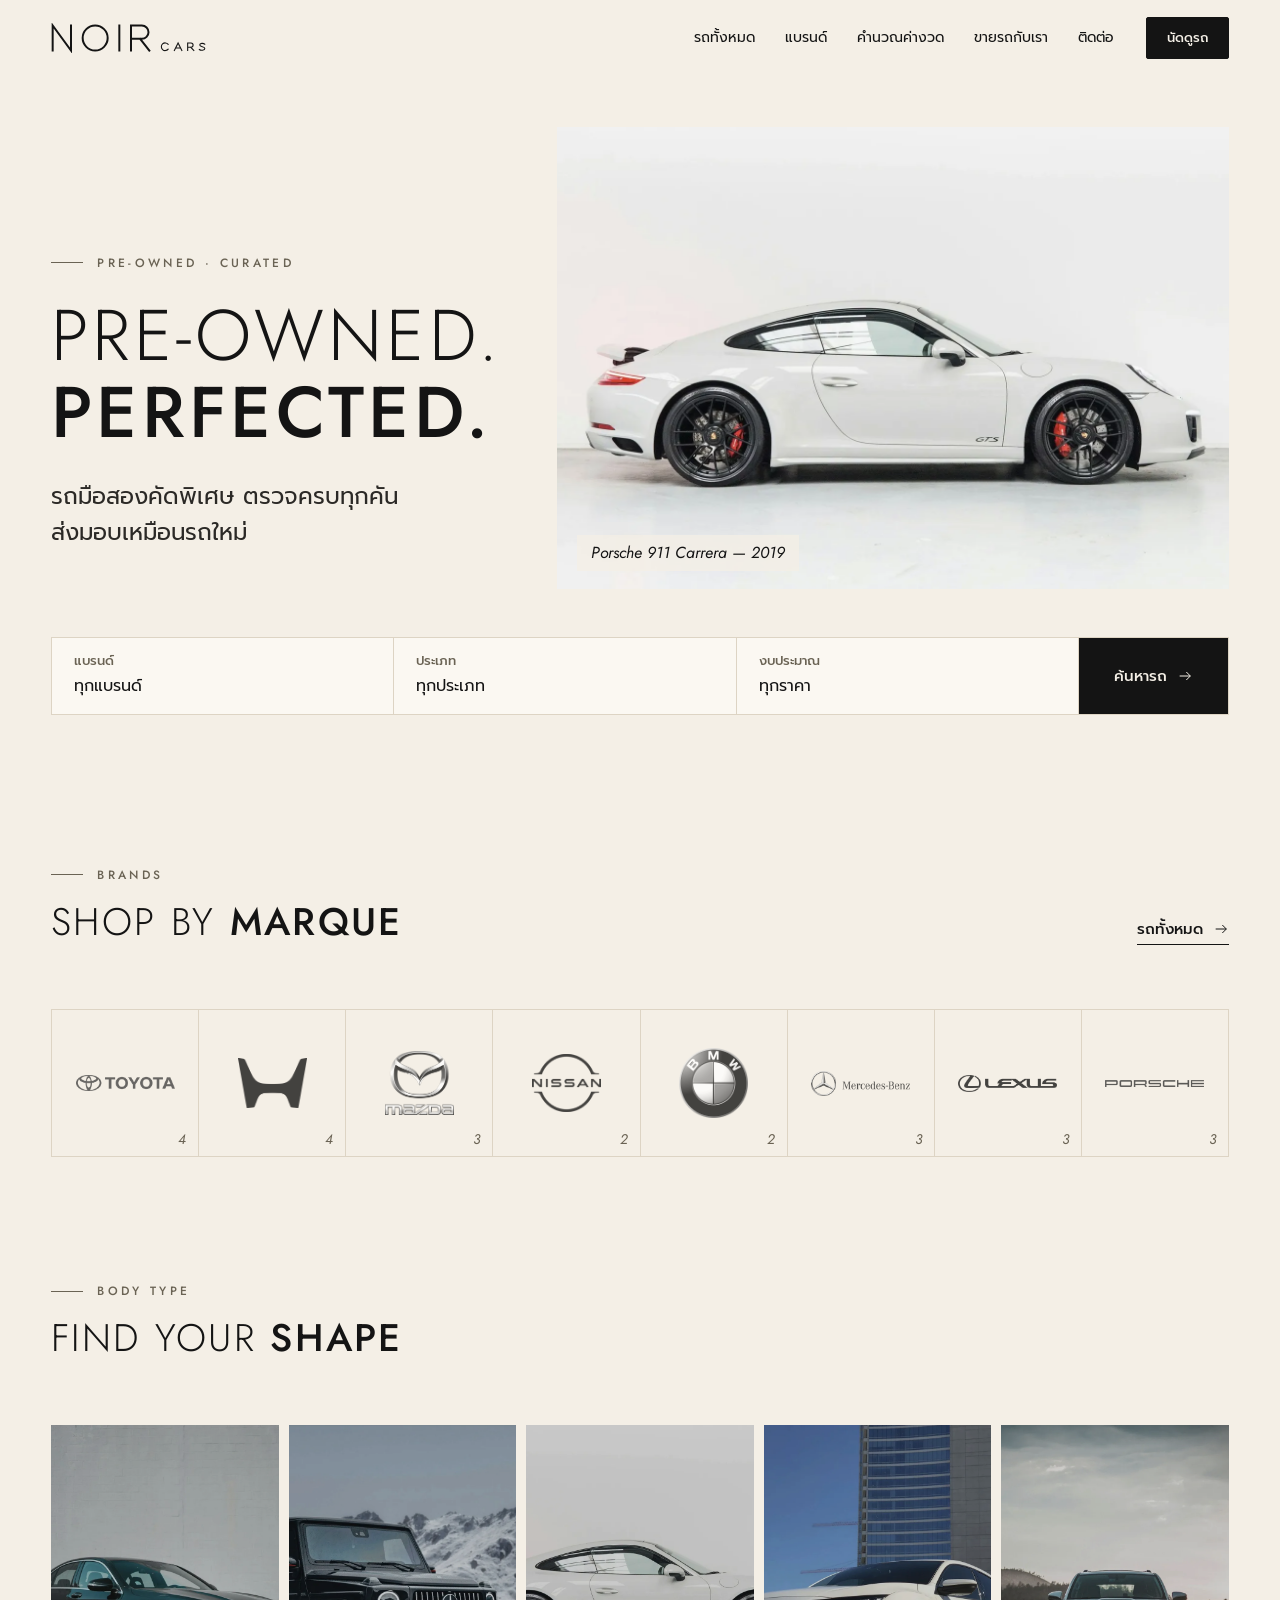
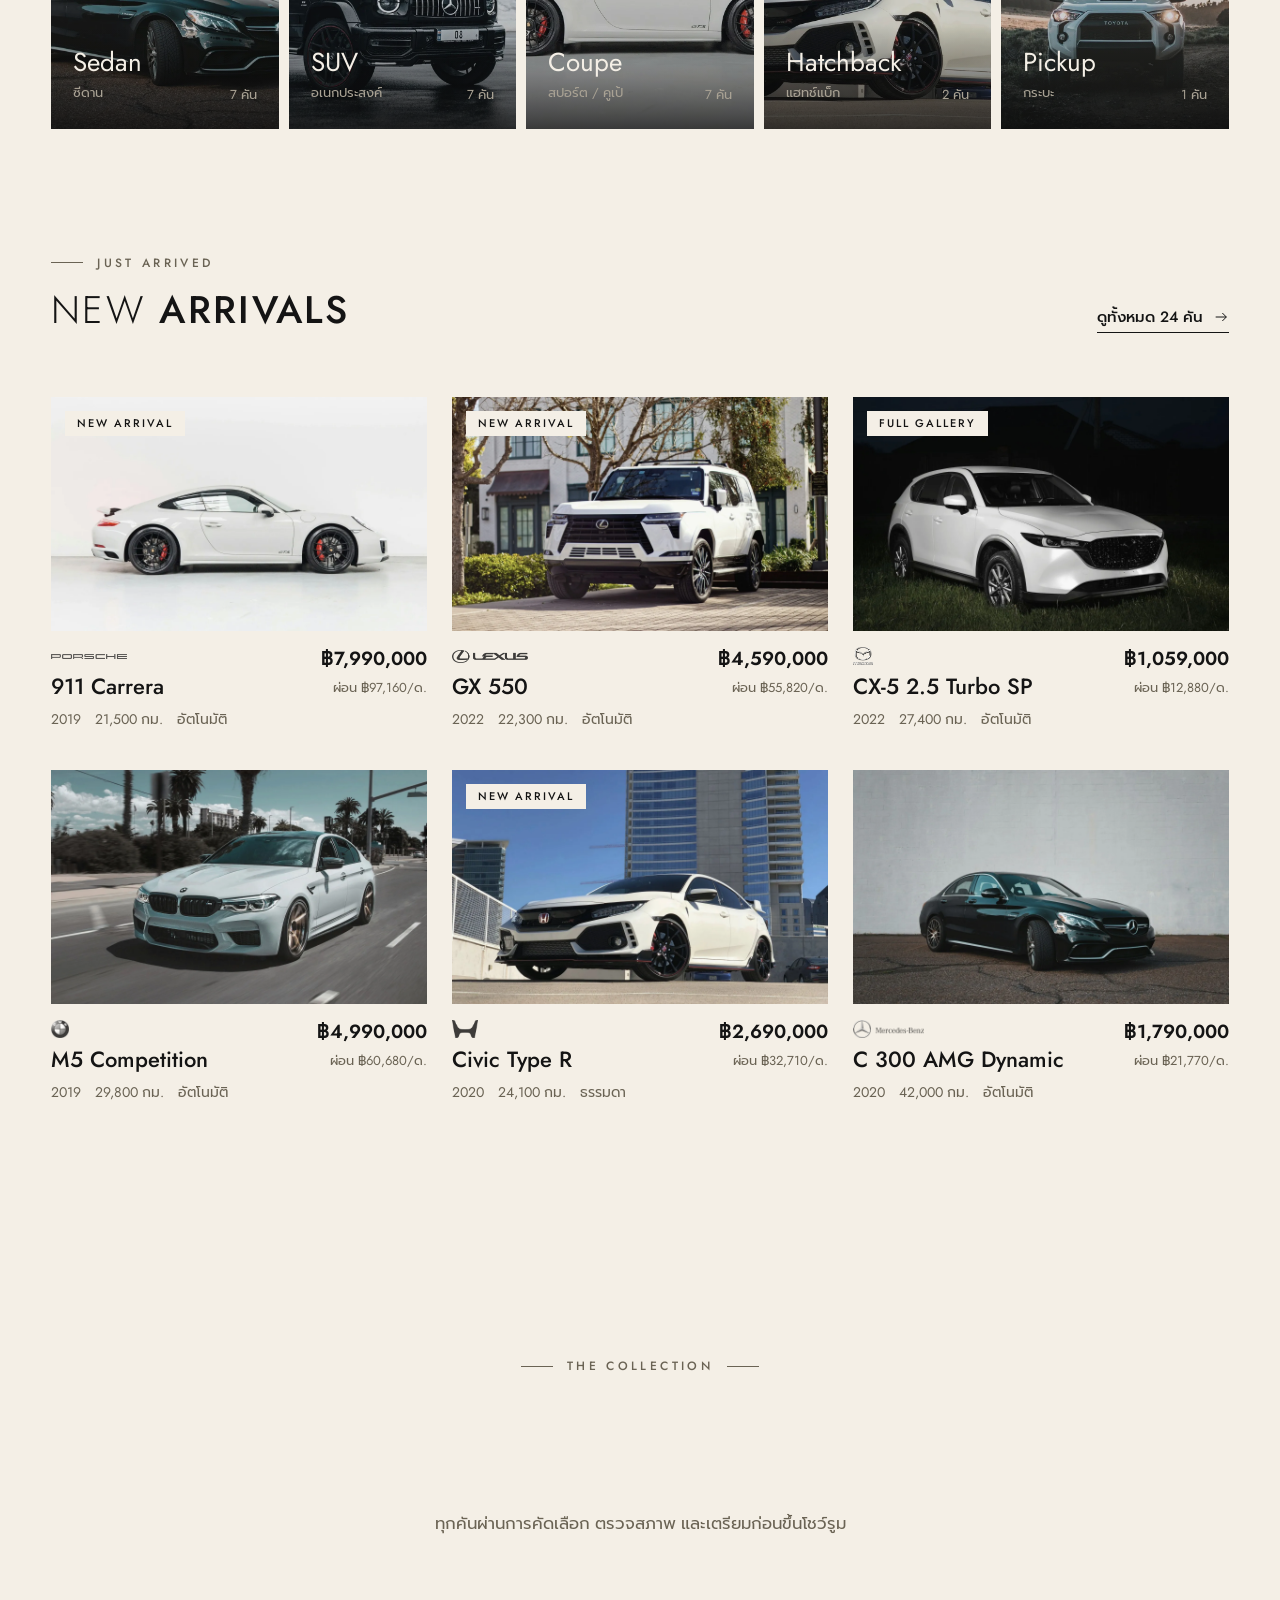
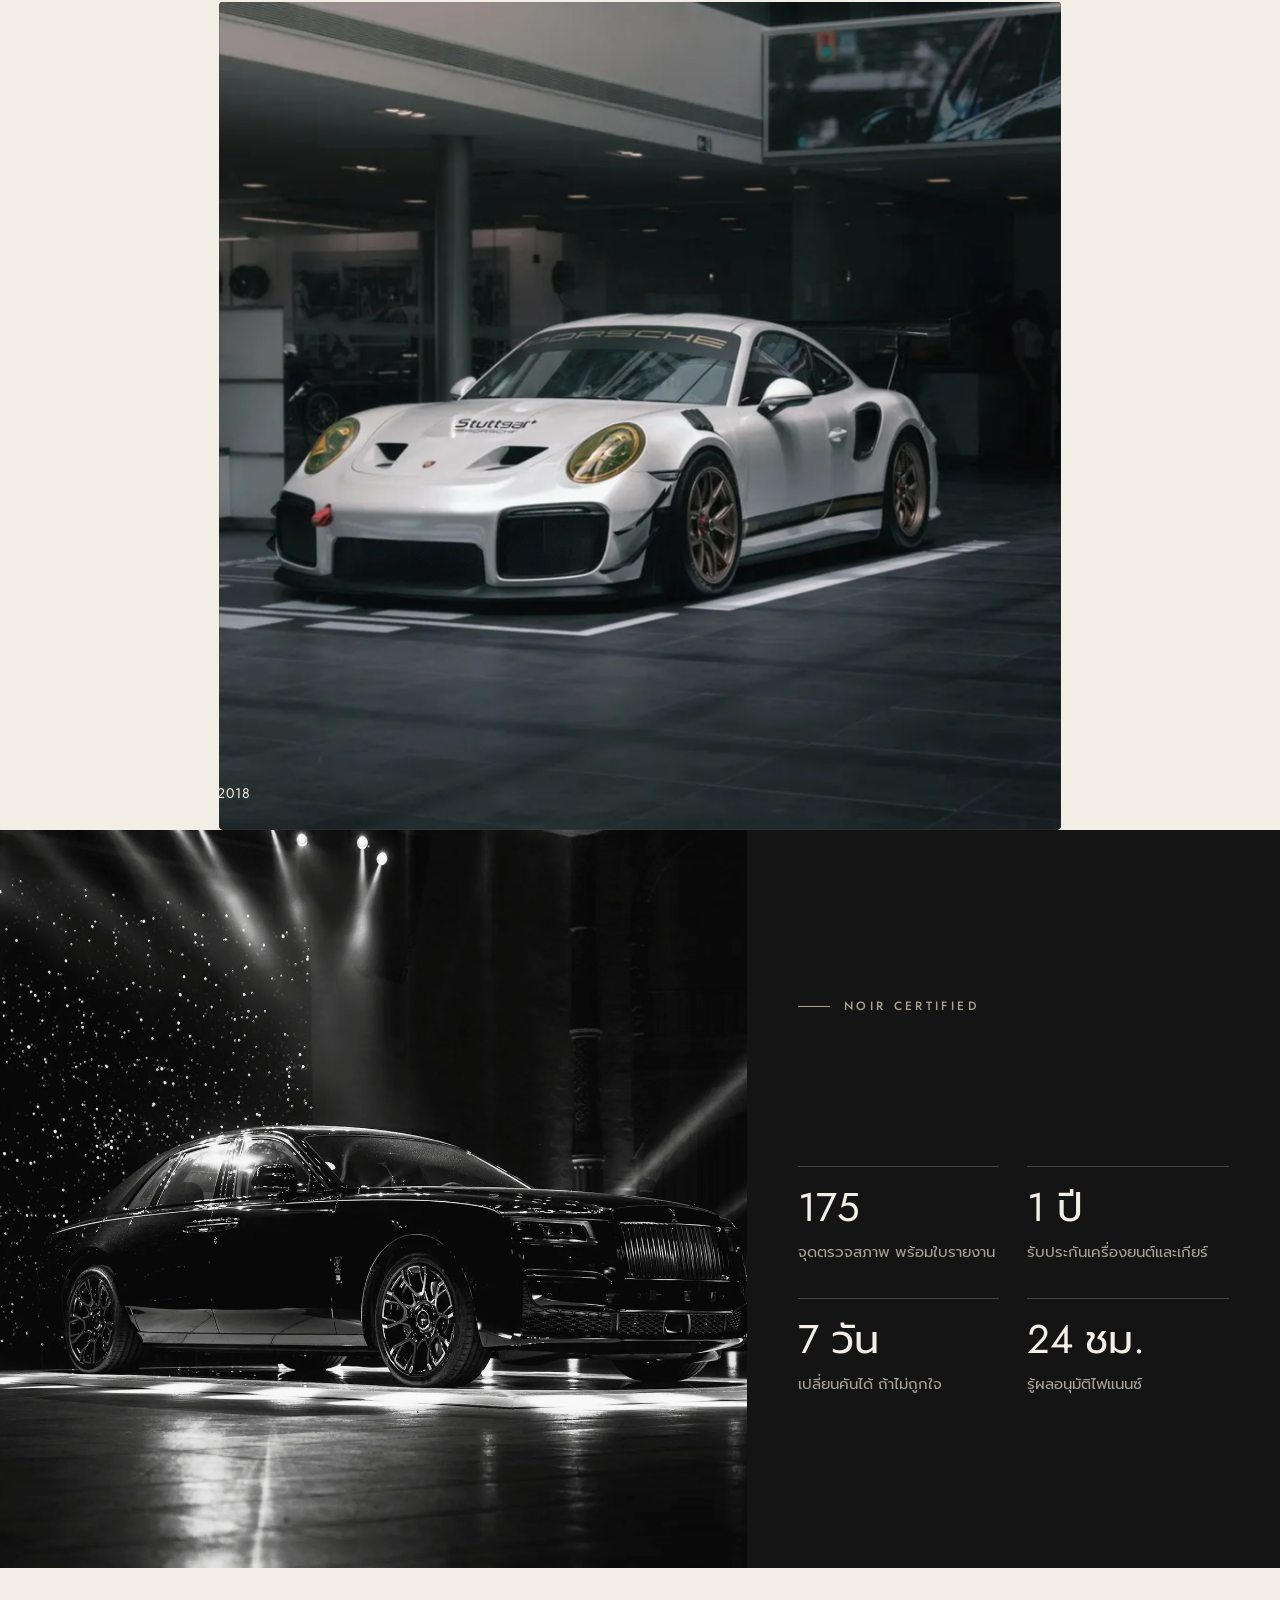
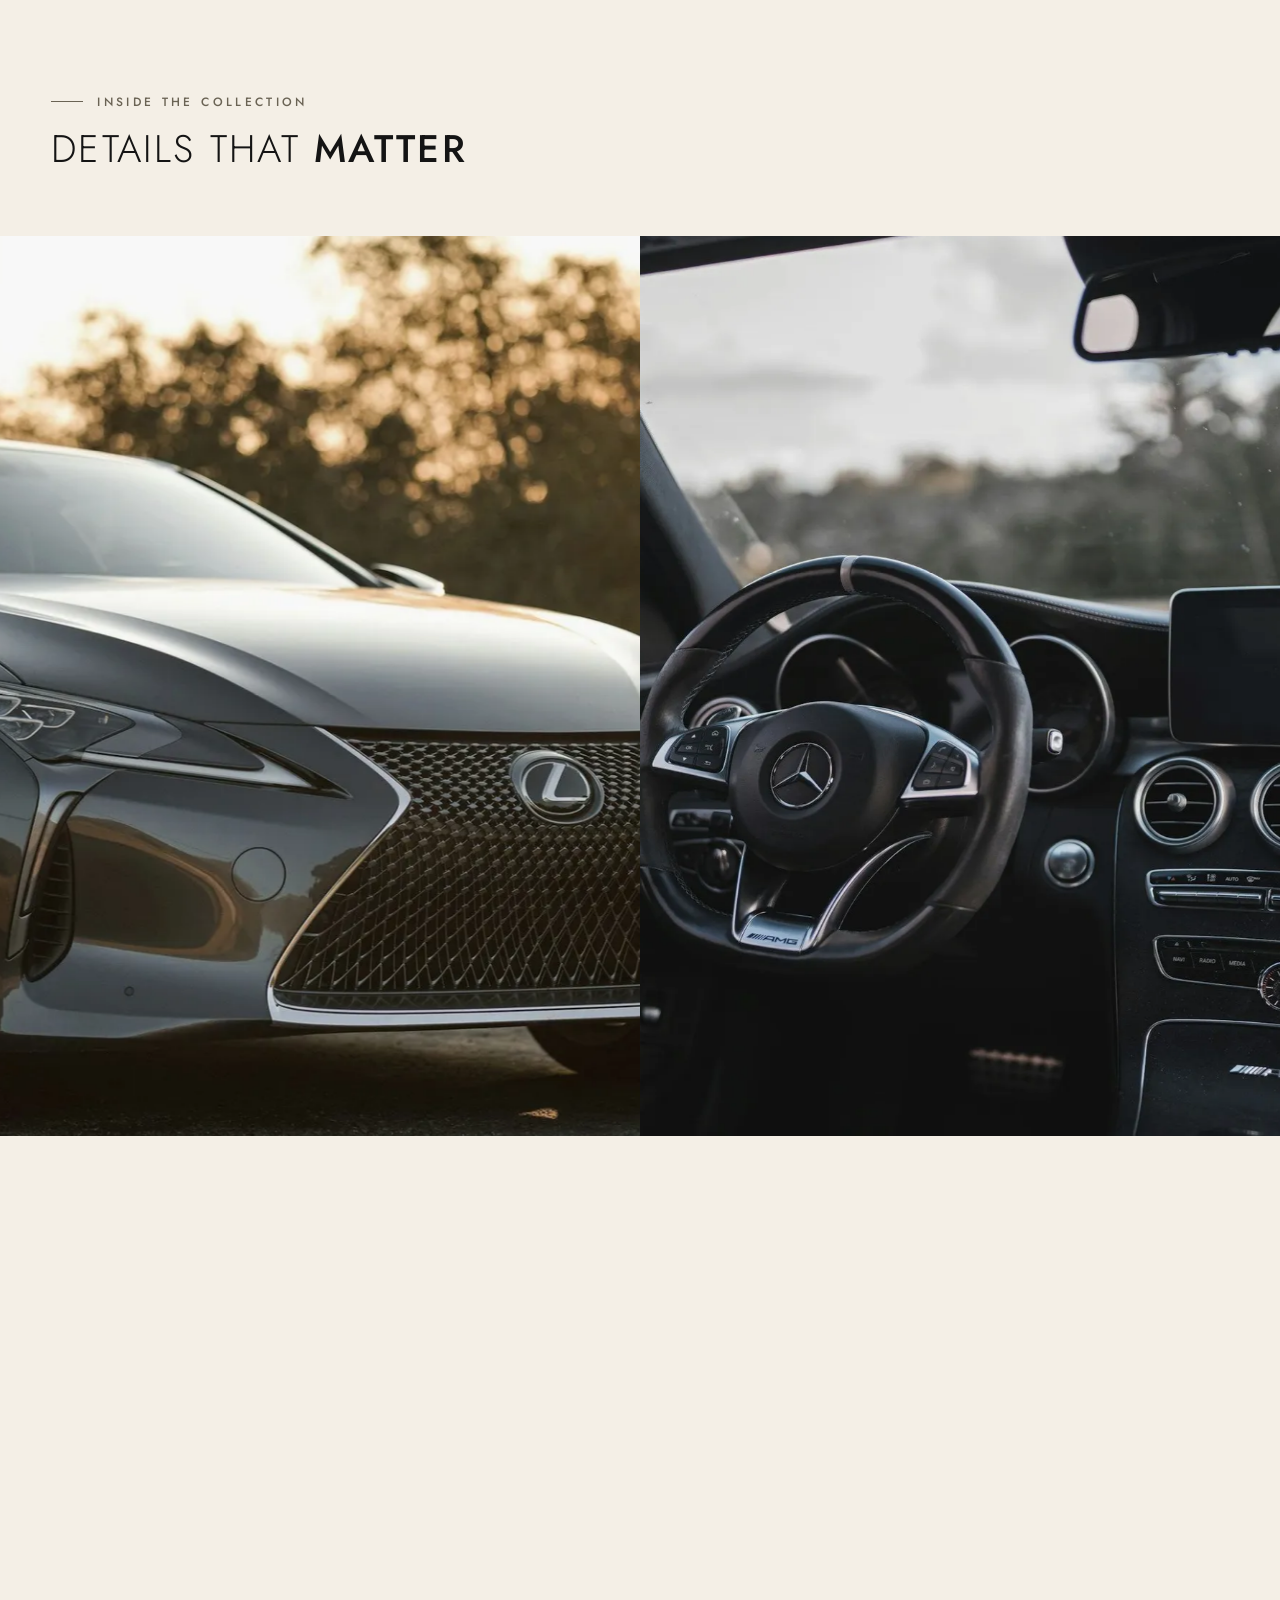
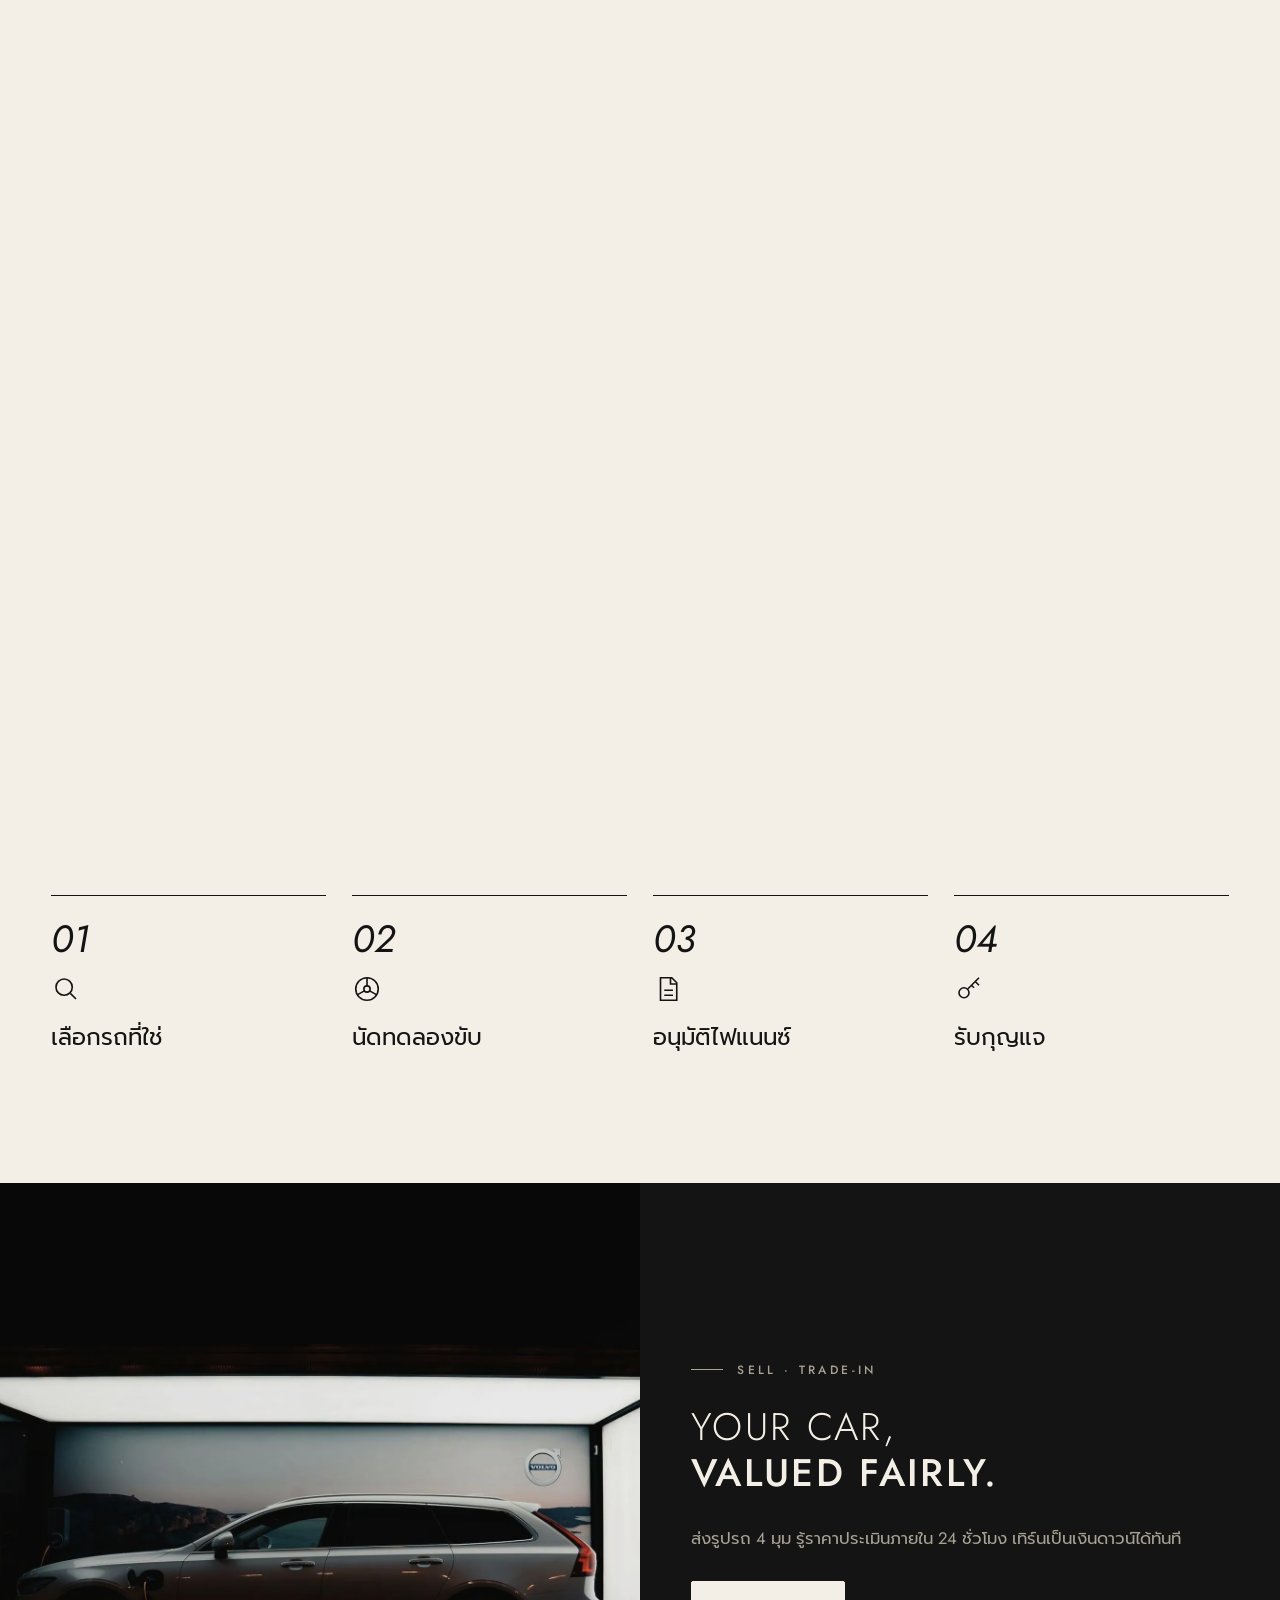
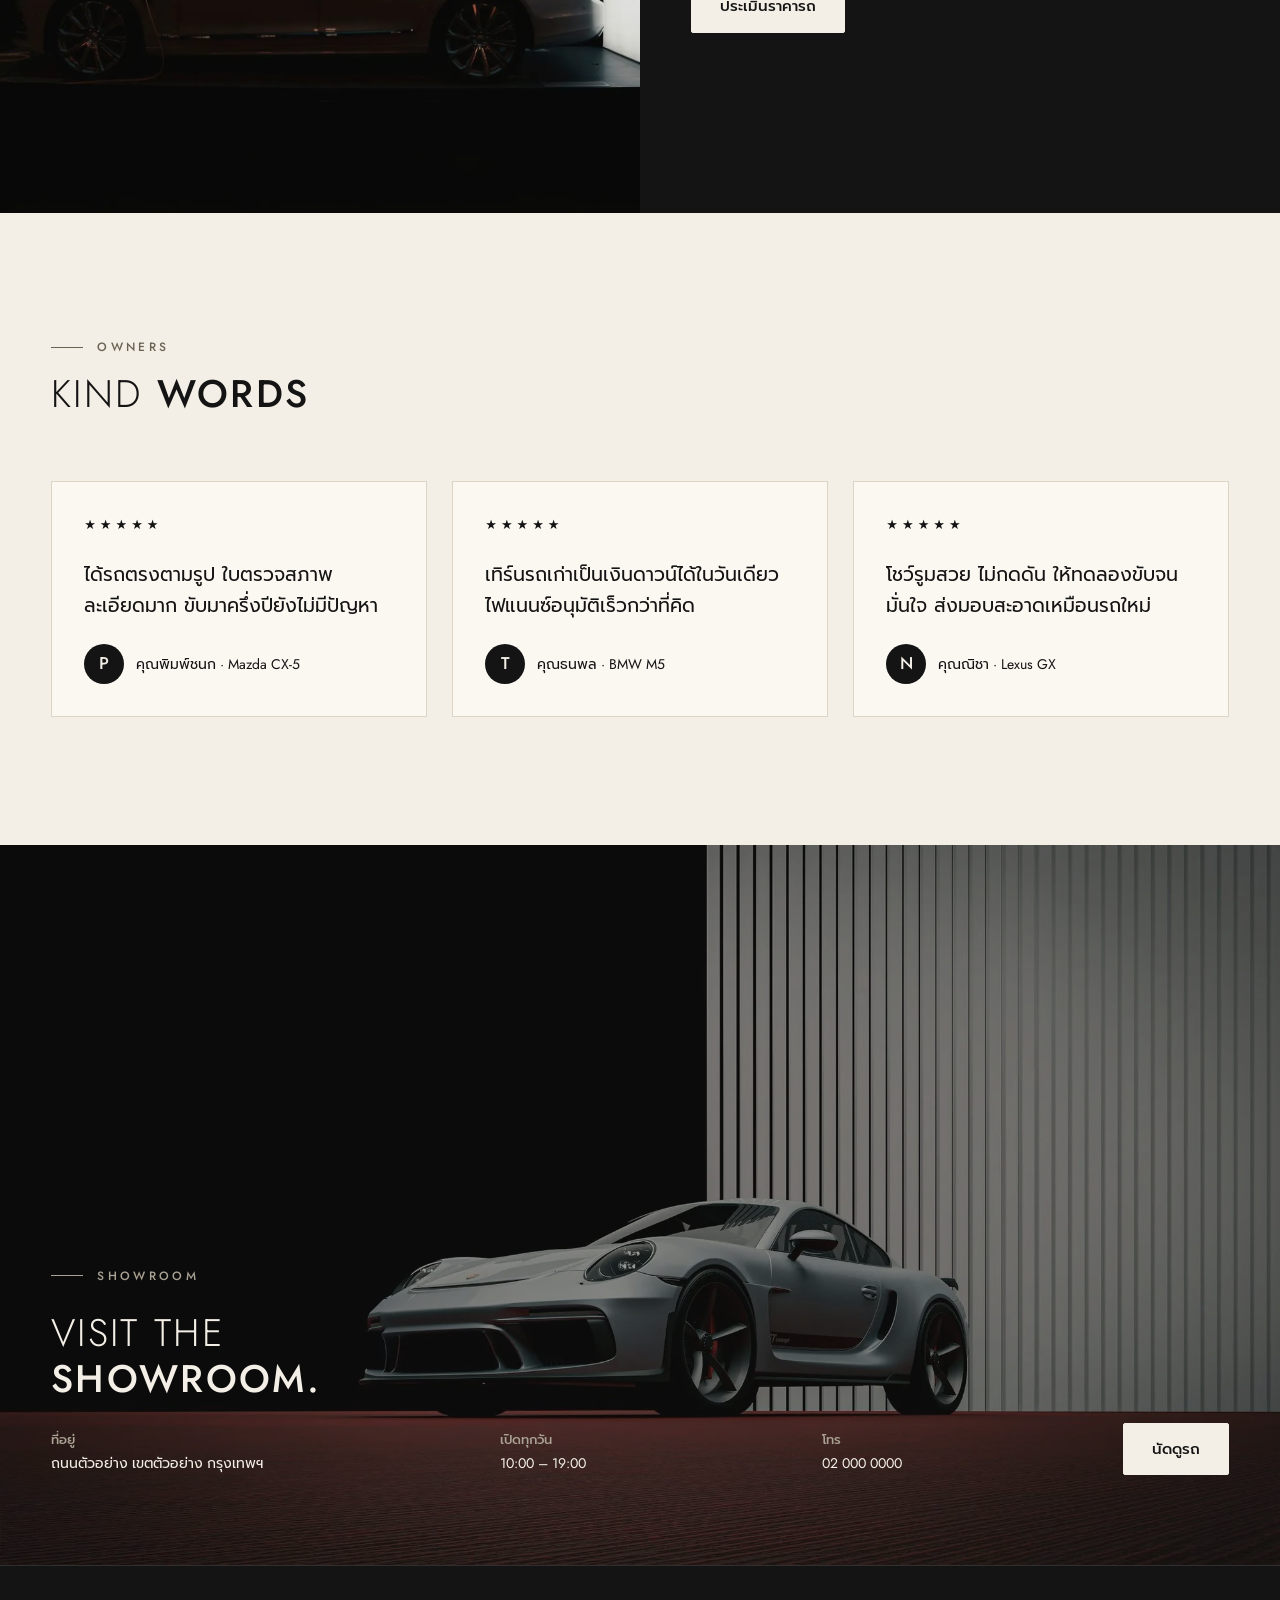
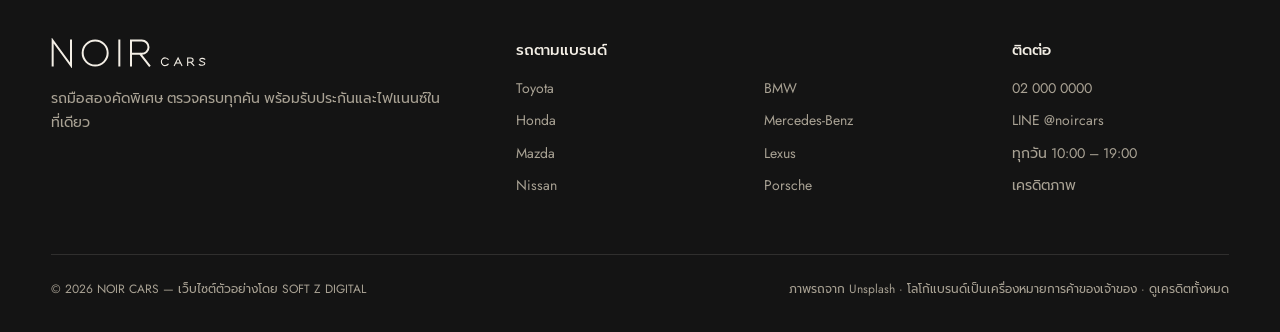
<file: index.html>
<!doctype html>
<html lang="th">
  <head>
    <meta charset="utf-8" />
    <meta name="viewport" content="width=device-width, initial-scale=1" />
    <title>NOIR CARS — รถมือสองคัดพิเศษ</title>
    <meta name="description" content="NOIR CARS รถมือสองคัดพิเศษ ตรวจ 175 จุดทุกคัน รับประกัน 1 ปี ไฟแนนซ์อนุมัติไว" />
    <meta name="robots" content="noindex" />
    <script>
      // Preview switch: ?motion=1 plays the animations even when the OS asks for reduced motion; ?motion=0 turns it off.
      try {
        var motion = new URLSearchParams(location.search).get("motion");
        if (motion === "1") localStorage.setItem("force-motion", "1");
        if (motion === "0") localStorage.removeItem("force-motion");
        if (localStorage.getItem("force-motion") === "1") document.documentElement.classList.add("force-motion");
      } catch (e) {}
      document.documentElement.classList.add("js");
    </script>
    <link rel="icon" type="image/png" href="img/logo/favicon.png" />
    <link rel="preconnect" href="https://fonts.googleapis.com" />
    <link rel="preconnect" href="https://fonts.gstatic.com" crossorigin />
    <link href="https://fonts.googleapis.com/css2?family=Jost:ital,wght@0,300;0,400;0,500;0,600;1,300;1,400&family=Prompt:wght@300;400;500&display=swap" rel="stylesheet" />
    <link rel="stylesheet" href="css/style.css" />
  </head>
  <body data-page="home">
    <div data-header></div>

    <main>
      <!-- Hero: one big photo, a short promise and the search. -->
      <section class="hero">
        <div class="wrap hero-grid">
          <div class="hero-copy">
            <span class="eyebrow">Pre-owned · Curated</span>
            <h1 class="display">Pre-owned.<br /><em>Perfected.</em></h1>
            <p class="th-title">รถมือสองคัดพิเศษ ตรวจครบทุกคัน<br />ส่งมอบเหมือนรถใหม่</p>
          </div>
          <figure class="hero-figure">
            <img src="img/cars/911.webp" alt="Porsche 911 Carrera สีขาว" width="1600" height="1000" fetchpriority="high" />
            <figcaption>Porsche 911 Carrera — 2019</figcaption>
          </figure>
        </div>
        <div class="wrap">
          <form class="search" data-search>
            <label><span>แบรนด์</span><select data-search-brand></select></label>
            <label><span>ประเภท</span><select data-search-type></select></label>
            <label
              ><span>งบประมาณ</span
              ><select data-search-budget>
                <option value="">ทุกราคา</option>
                <option value="1000000">ไม่เกิน 1 ล้าน</option>
                <option value="2000000">ไม่เกิน 2 ล้าน</option>
                <option value="5000000">ไม่เกิน 5 ล้าน</option>
                <option value="10000000">ไม่เกิน 10 ล้าน</option>
              </select></label
            >
            <button class="btn" type="submit">
              ค้นหารถ
              <svg viewBox="0 0 24 24" fill="none" stroke="currentColor" stroke-width="1.5"><path d="M4 12h16M14 6l6 6-6 6" /></svg>
            </button>
          </form>
        </div>
      </section>

      <section class="section" id="brands" style="padding-top: clamp(40px, 6vw, 80px)">
        <div class="wrap">
          <div class="section-head reveal">
            <div><span class="eyebrow">Brands</span><h2 class="h2">Shop by <em>marque</em></h2></div>
            <a class="link" href="cars.html">รถทั้งหมด <svg viewBox="0 0 24 24" fill="none" stroke="currentColor" stroke-width="1.5"><path d="M4 12h16M14 6l6 6-6 6" /></svg></a>
          </div>
          <div class="brands reveal" data-brands></div>
        </div>
      </section>

      <section class="section" style="padding-top: 0">
        <div class="wrap">
          <div class="section-head reveal">
            <div><span class="eyebrow">Body type</span><h2 class="h2">Find your <em>shape</em></h2></div>
          </div>
          <div class="types" data-types></div>
        </div>
      </section>

      <section class="section" style="padding-top: 0">
        <div class="wrap">
          <div class="section-head reveal">
            <div><span class="eyebrow">Just arrived</span><h2 class="h2">New <em>arrivals</em></h2></div>
            <a class="link" href="cars.html">ดูทั้งหมด 24 คัน <svg viewBox="0 0 24 24" fill="none" stroke="currentColor" stroke-width="1.5"><path d="M4 12h16M14 6l6 6-6 6" /></svg></a>
          </div>
          <div class="cars" data-featured></div>
        </div>
      </section>

      <!-- Showcase: a statement, then one photo that grows to the full width of the screen as it scrolls in. -->
      <section class="showcase">
        <div class="wrap showcase-copy">
          <span class="eyebrow">The collection</span>
          <h2 class="h2">Curated,<br /><em>not collected.</em></h2>
          <p class="lead">ทุกคันผ่านการคัดเลือก ตรวจสภาพ และเตรียมก่อนขึ้นโชว์รูม</p>
        </div>
        <div class="showcase-grow" data-grow>
          <img src="img/cars/gt2.webp" alt="Porsche 911 GT2 RS ในโชว์รูม" loading="lazy" width="1600" height="1000" />
          <span class="showcase-cap">Porsche 911 GT2 RS — 2018</span>
        </div>
      </section>

      <!-- Trust: four numbers over a showroom photo. -->
      <section class="band">
        <div class="certified">
          <figure><img src="img/scenes/stage.webp" alt="รถหรูในโชว์รูมแสงไฟ" loading="lazy" /></figure>
          <div class="copy">
            <div style="display: grid; gap: 22px">
              <span class="eyebrow">NOIR Certified</span>
              <h2 class="h2">Every car,<br /><em>inspected.</em></h2>
            </div>
            <div class="points">
              <div class="point"><b><span data-count="175">175</span></b><span>จุดตรวจสภาพ พร้อมใบรายงาน</span></div>
              <div class="point"><b><span data-count="1">1</span> ปี</b><span>รับประกันเครื่องยนต์และเกียร์</span></div>
              <div class="point"><b><span data-count="7">7</span> วัน</b><span>เปลี่ยนคันได้ ถ้าไม่ถูกใจ</span></div>
              <div class="point"><b><span data-count="24">24</span> ชม.</b><span>รู้ผลอนุมัติไฟแนนซ์</span></div>
            </div>
          </div>
        </div>
      </section>

      <!--
        Split gallery (as on the SOFT Z case studies): two photos fill the screen side by side and stay put; the next
        photos fade in over one half at a time, and the last one closes as a small framed photo on the right.
        Phones and reduced motion get a plain grid.
      -->
      <section class="gallery-split">
        <div class="wrap section-head reveal">
          <div><span class="eyebrow">Inside the collection</span><h2 class="h2">Details that <em>matter</em></h2></div>
        </div>
        <div class="split-gal" data-split>
          <div class="split-stage">
            <figure data-slot="left-base"><img src="img/cars/lc500.webp" alt="Lexus LC 500" loading="lazy" /></figure>
            <figure data-slot="right-base"><img src="img/scenes/cabin.webp" alt="ห้องโดยสารหนังสีดำ" loading="lazy" /></figure>
            <figure data-slot="left"><img src="img/cars/amggt.webp" alt="Mercedes-AMG GT สีดำด้าน" loading="lazy" /></figure>
            <figure data-slot="right"><img src="img/scenes/wheel.webp" alt="พวงมาลัย AMG" loading="lazy" /></figure>
            <figure data-slot="final"><img src="img/cars/911.webp" alt="Porsche 911 Carrera สีขาว" loading="lazy" /></figure>
          </div>
        </div>
      </section>

      <section class="section" id="finance">
        <div class="wrap calc" data-calc>
          <div class="calc-form reveal">
            <div style="display: grid; gap: 18px">
              <span class="eyebrow">Finance</span>
              <h2 class="h2">Plan your <em>payment</em></h2>
            </div>
            <div class="field">
              <div class="top"><span>ราคารถ</span><b data-out="price"></b></div>
              <input type="range" name="price" min="300000" max="10000000" step="1000" aria-label="ราคารถ" />
            </div>
            <div class="field">
              <div class="top"><span>เงินดาวน์</span><b data-out="down"></b></div>
              <input type="range" name="down" min="0" max="50" step="5" value="25" aria-label="เงินดาวน์" />
            </div>
            <div class="field">
              <div class="top"><span>ระยะเวลาผ่อน</span></div>
              <div class="terms">
                <button type="button" data-months="48" aria-pressed="false">48 งวด</button>
                <button type="button" data-months="60" aria-pressed="false">60 งวด</button>
                <button type="button" data-months="72" aria-pressed="true">72 งวด</button>
                <button type="button" data-months="84" aria-pressed="false">84 งวด</button>
              </div>
            </div>
          </div>
          <div class="calc-result reveal">
            <span class="eyebrow th">ผ่อนต่อเดือนประมาณ</span>
            <div class="amount" data-out="amount"></div>
            <small data-out="loan"></small>
            <a class="btn" href="contact.html">ขอเช็กเครดิตฟรี</a>
            <small>ตัวเลขประมาณการ อัตราจริงขึ้นกับไฟแนนซ์และโปรไฟล์ผู้กู้</small>
          </div>
        </div>
      </section>

      <section class="section" style="padding-top: 0">
        <div class="wrap">
          <div class="section-head reveal">
            <div><span class="eyebrow">How it works</span><h2 class="h2">Four <em>simple</em> steps</h2></div>
          </div>
          <div class="steps">
            <div class="step reveal">
              <i>01</i>
              <svg viewBox="0 0 24 24" fill="none" stroke-width="1.3"><circle cx="10.5" cy="10.5" r="6.5" /><path d="m20 20-4.5-4.5" /></svg>
              <p class="th-title">เลือกรถที่ใช่</p>
            </div>
            <div class="step reveal">
              <i>02</i>
              <svg viewBox="0 0 24 24" fill="none" stroke-width="1.3"><circle cx="12" cy="12" r="9" /><circle cx="12" cy="12" r="2.5" /><path d="M12 3v6.5M4.5 16.5l5.4-3M19.5 16.5l-5.4-3" /></svg>
              <p class="th-title">นัดทดลองขับ</p>
            </div>
            <div class="step reveal">
              <i>03</i>
              <svg viewBox="0 0 24 24" fill="none" stroke-width="1.3"><path d="M6 3h9l4 4v14H6zM14 3v5h5M9 13h7M9 17h7" /></svg>
              <p class="th-title">อนุมัติไฟแนนซ์</p>
            </div>
            <div class="step reveal">
              <i>04</i>
              <svg viewBox="0 0 24 24" fill="none" stroke-width="1.3"><circle cx="8" cy="15" r="4" /><path d="m11 12 9-9M17 6l3 3M14 9l2 2" /></svg>
              <p class="th-title">รับกุญแจ</p>
            </div>
          </div>
        </div>
      </section>

      <section class="band" id="sell">
        <div class="split">
          <figure><img src="img/scenes/garage.webp" alt="รถซีดานสีขาวในโรงจอด" loading="lazy" /></figure>
          <div class="copy">
            <span class="eyebrow">Sell · Trade-in</span>
            <h2 class="h2">Your car,<br /><em>valued fairly.</em></h2>
            <p class="lead">ส่งรูปรถ 4 มุม รู้ราคาประเมินภายใน 24 ชั่วโมง เทิร์นเป็นเงินดาวน์ได้ทันที</p>
            <div style="display: flex; gap: 12px; flex-wrap: wrap">
              <a class="btn btn-ivory" href="contact.html?topic=sell">ประเมินราคารถ</a>
            </div>
          </div>
        </div>
      </section>

      <section class="section">
        <div class="wrap">
          <div class="section-head reveal">
            <div><span class="eyebrow">Owners</span><h2 class="h2">Kind <em>words</em></h2></div>
          </div>
          <div class="reviews">
            <article class="review reveal">
              <div class="stars">★★★★★</div>
              <q>ได้รถตรงตามรูป ใบตรวจสภาพละเอียดมาก ขับมาครึ่งปียังไม่มีปัญหา</q>
              <div class="who"><span>P</span>คุณพิมพ์ชนก · Mazda CX-5</div>
            </article>
            <article class="review reveal">
              <div class="stars">★★★★★</div>
              <q>เทิร์นรถเก่าเป็นเงินดาวน์ได้ในวันเดียว ไฟแนนซ์อนุมัติเร็วกว่าที่คิด</q>
              <div class="who"><span>T</span>คุณธนพล · BMW M5</div>
            </article>
            <article class="review reveal">
              <div class="stars">★★★★★</div>
              <q>โชว์รูมสวย ไม่กดดัน ให้ทดลองขับจนมั่นใจ ส่งมอบสะอาดเหมือนรถใหม่</q>
              <div class="who"><span>N</span>คุณณิชา · Lexus GX</div>
            </article>
          </div>
        </div>
      </section>

      <section class="visit">
        <img src="img/scenes/lightbox.webp" alt="Porsche สีขาวในโชว์รูม" loading="lazy" />
        <div class="wrap">
          <div style="display: grid; gap: 28px">
            <span class="eyebrow" style="color: var(--on-ink-muted)">Showroom</span>
            <h2 class="h2">Visit the<br /><em>showroom.</em></h2>
            <div class="info">
              <div><b>ที่อยู่</b>ถนนตัวอย่าง เขตตัวอย่าง กรุงเทพฯ</div>
              <div><b>เปิดทุกวัน</b>10:00 – 19:00</div>
              <div><b>โทร</b>02 000 0000</div>
            </div>
          </div>
          <a class="btn btn-ivory" href="contact.html">นัดดูรถ</a>
        </div>
      </section>
    </main>

    <div data-footer></div>
    <script src="js/data.js"></script>
    <script src="js/app.js"></script>
    <script src="js/motion.js"></script>
  </body>
</html>
</file>
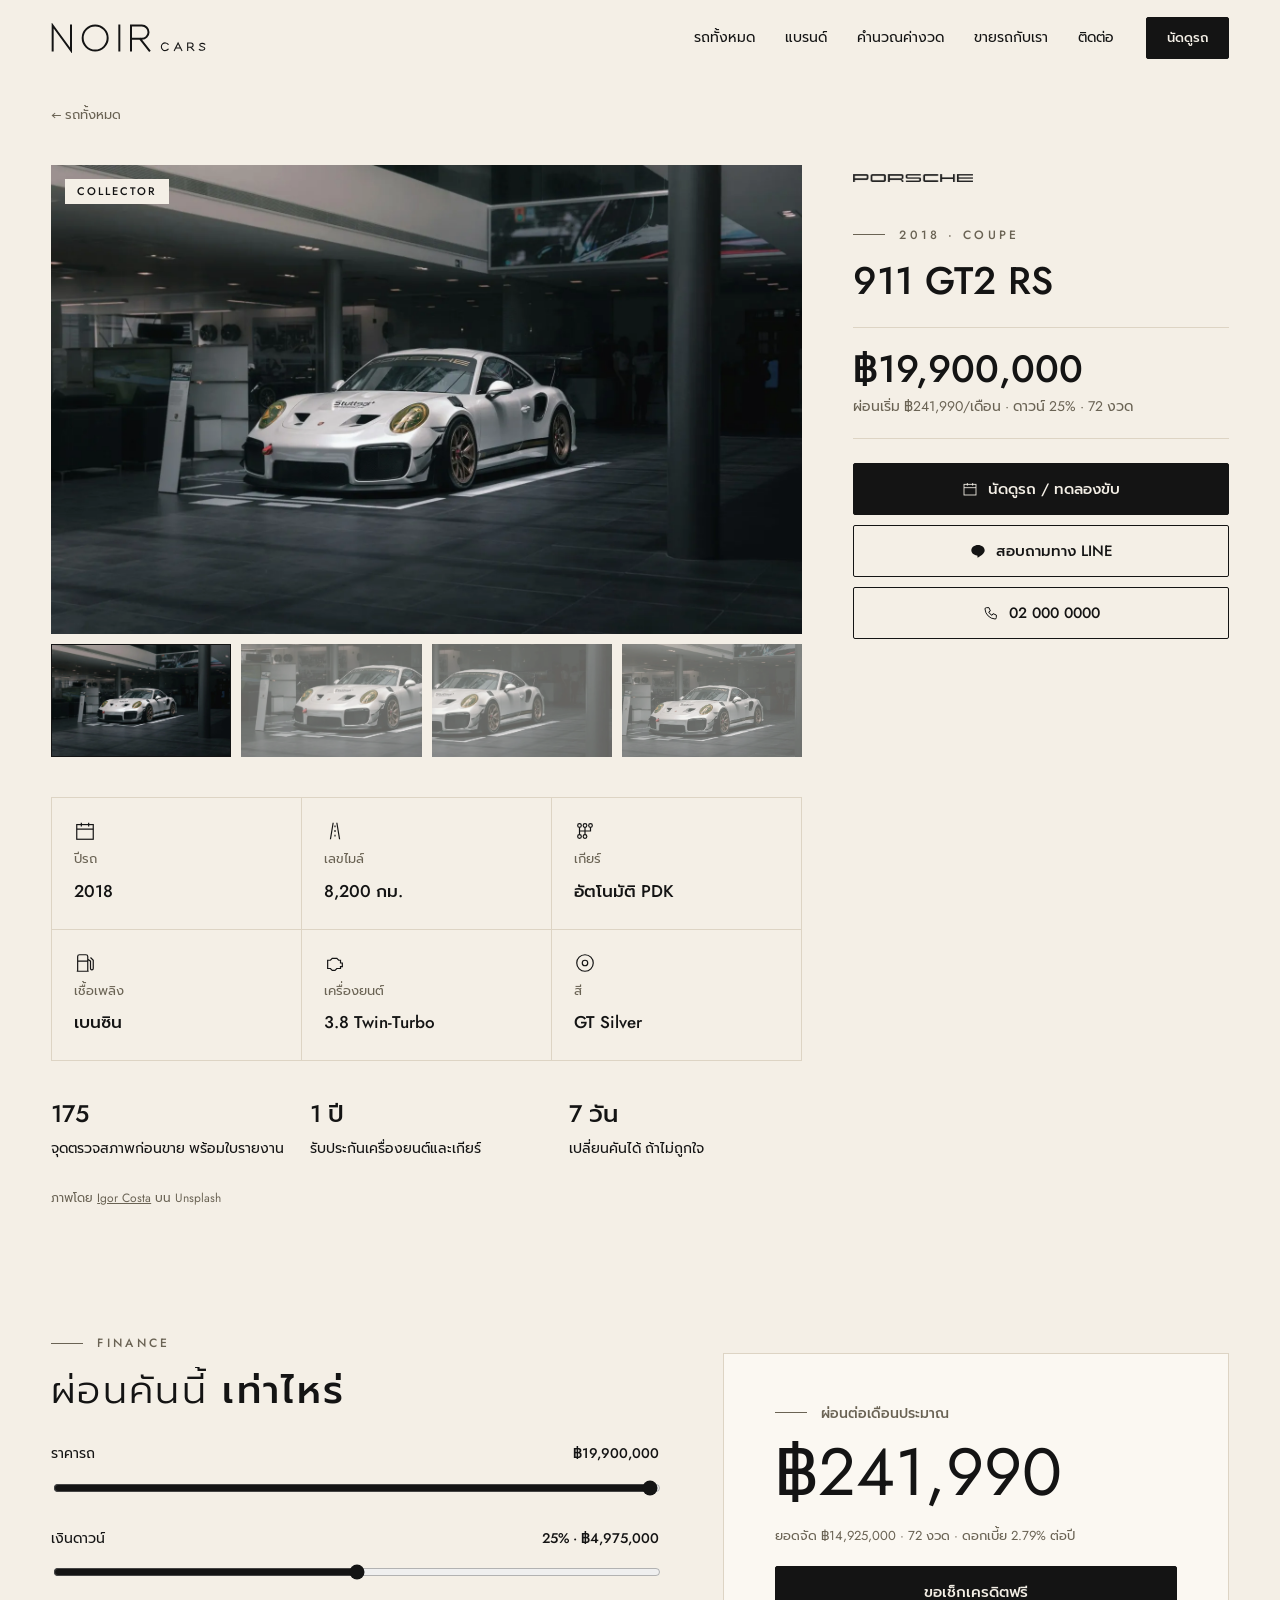
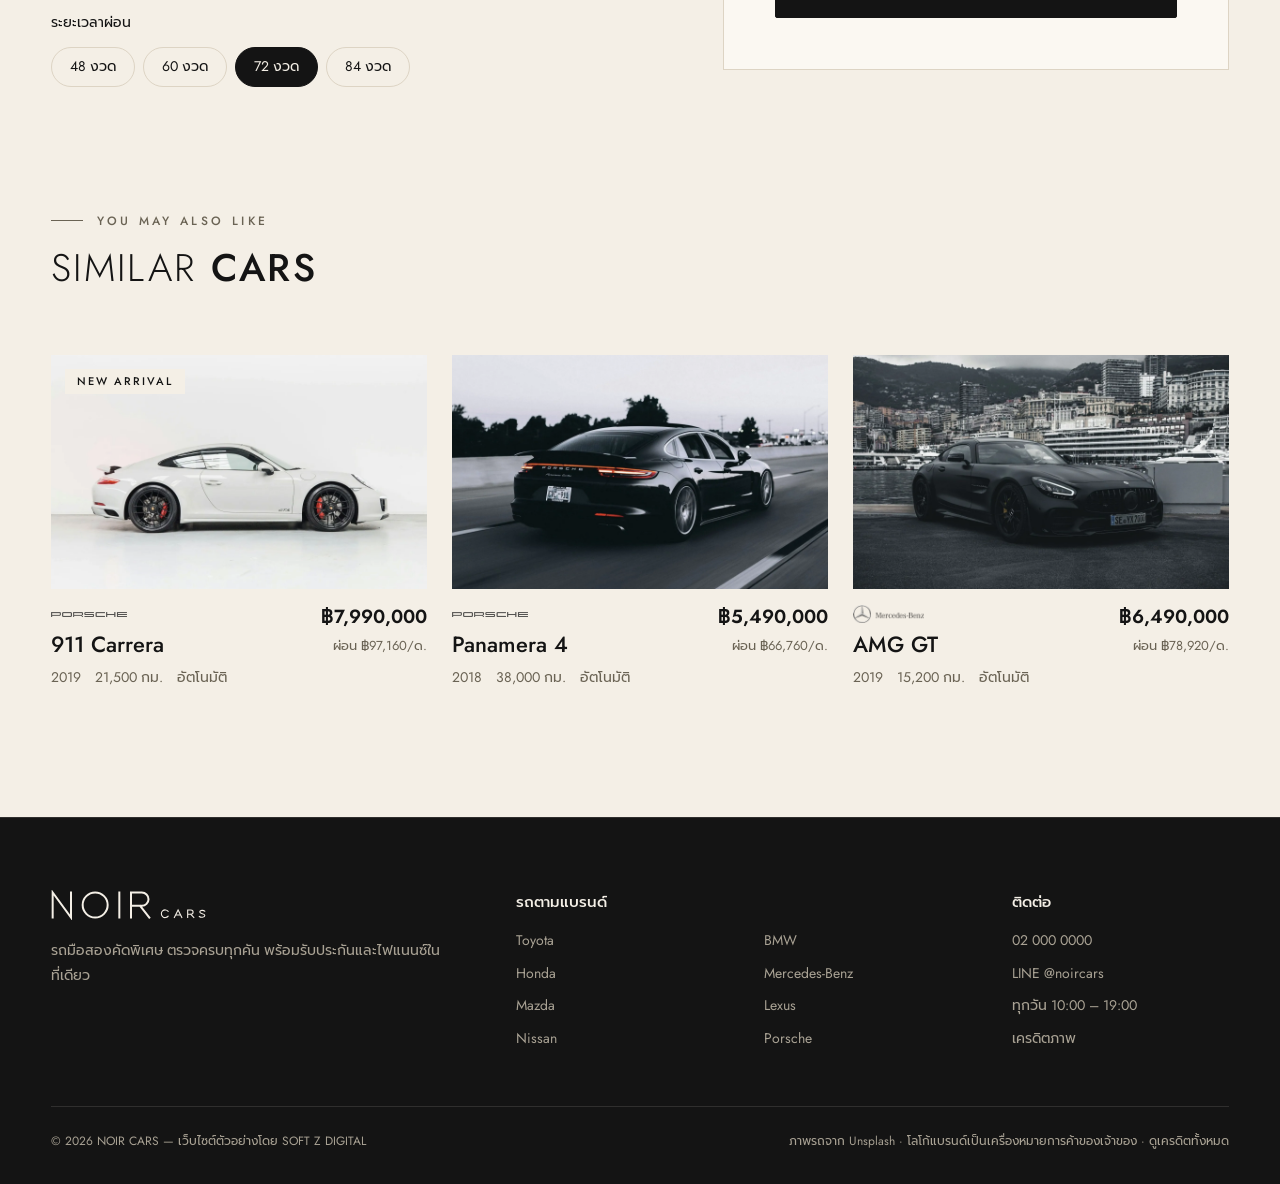
<file: car.html>
<!doctype html>
<html lang="th">
  <head>
    <meta charset="utf-8" />
    <meta name="viewport" content="width=device-width, initial-scale=1" />
    <title>รายละเอียดรถ — NOIR CARS</title>
    <meta name="robots" content="noindex" />
    <script>
      // Preview switch: ?motion=1 plays the animations even when the OS asks for reduced motion; ?motion=0 turns it off.
      try {
        var motion = new URLSearchParams(location.search).get("motion");
        if (motion === "1") localStorage.setItem("force-motion", "1");
        if (motion === "0") localStorage.removeItem("force-motion");
        if (localStorage.getItem("force-motion") === "1") document.documentElement.classList.add("force-motion");
      } catch (e) {}
      document.documentElement.classList.add("js");
    </script>
    <link rel="icon" type="image/png" href="img/logo/favicon.png" />
    <link rel="preconnect" href="https://fonts.googleapis.com" />
    <link rel="preconnect" href="https://fonts.gstatic.com" crossorigin />
    <link href="https://fonts.googleapis.com/css2?family=Jost:ital,wght@0,300;0,400;0,500;0,600;1,300;1,400&family=Prompt:wght@300;400;500&display=swap" rel="stylesheet" />
    <link rel="stylesheet" href="css/style.css" />
  </head>
  <body data-page="car">
    <div data-header></div>

    <main>
      <div class="wrap">
        <p style="padding-top: 28px; font-size: 13px; color: var(--muted)"><a href="cars.html">← รถทั้งหมด</a></p>
        <div class="detail" data-detail></div>
      </div>

      <section class="section" id="finance">
        <div class="wrap calc" data-calc>
          <div class="calc-form reveal">
            <div style="display: grid; gap: 18px">
              <span class="eyebrow">Finance</span>
              <h2 class="h2">ผ่อนคันนี้ <em>เท่าไหร่</em></h2>
            </div>
            <div class="field">
              <div class="top"><span>ราคารถ</span><b data-out="price"></b></div>
              <input type="range" name="price" min="300000" max="20000000" step="1000" aria-label="ราคารถ" />
            </div>
            <div class="field">
              <div class="top"><span>เงินดาวน์</span><b data-out="down"></b></div>
              <input type="range" name="down" min="0" max="50" step="5" value="25" aria-label="เงินดาวน์" />
            </div>
            <div class="field">
              <div class="top"><span>ระยะเวลาผ่อน</span></div>
              <div class="terms">
                <button type="button" data-months="48" aria-pressed="false">48 งวด</button>
                <button type="button" data-months="60" aria-pressed="false">60 งวด</button>
                <button type="button" data-months="72" aria-pressed="true">72 งวด</button>
                <button type="button" data-months="84" aria-pressed="false">84 งวด</button>
              </div>
            </div>
          </div>
          <div class="calc-result reveal">
            <span class="eyebrow th">ผ่อนต่อเดือนประมาณ</span>
            <div class="amount" data-out="amount"></div>
            <small data-out="loan"></small>
            <a class="btn" href="contact.html">ขอเช็กเครดิตฟรี</a>
          </div>
        </div>
      </section>

      <section class="section" style="padding-top: 0">
        <div class="wrap">
          <div class="section-head"><div><span class="eyebrow">You may also like</span><h2 class="h2">Similar <em>cars</em></h2></div></div>
          <div class="cars" data-similar></div>
        </div>
      </section>
    </main>

    <div class="lightbox" data-lightbox role="dialog" aria-label="ภาพขยาย">
      <img alt="" />
      <button class="x" type="button" aria-label="ปิด">×</button>
      <button class="prev" type="button" aria-label="ภาพก่อนหน้า">‹</button>
      <button class="next" type="button" aria-label="ภาพถัดไป">›</button>
      <span class="count"></span>
    </div>

    <div data-footer></div>
    <script src="js/data.js"></script>
    <script src="js/app.js"></script>
    <script src="js/motion.js"></script>
  </body>
</html>
</file>
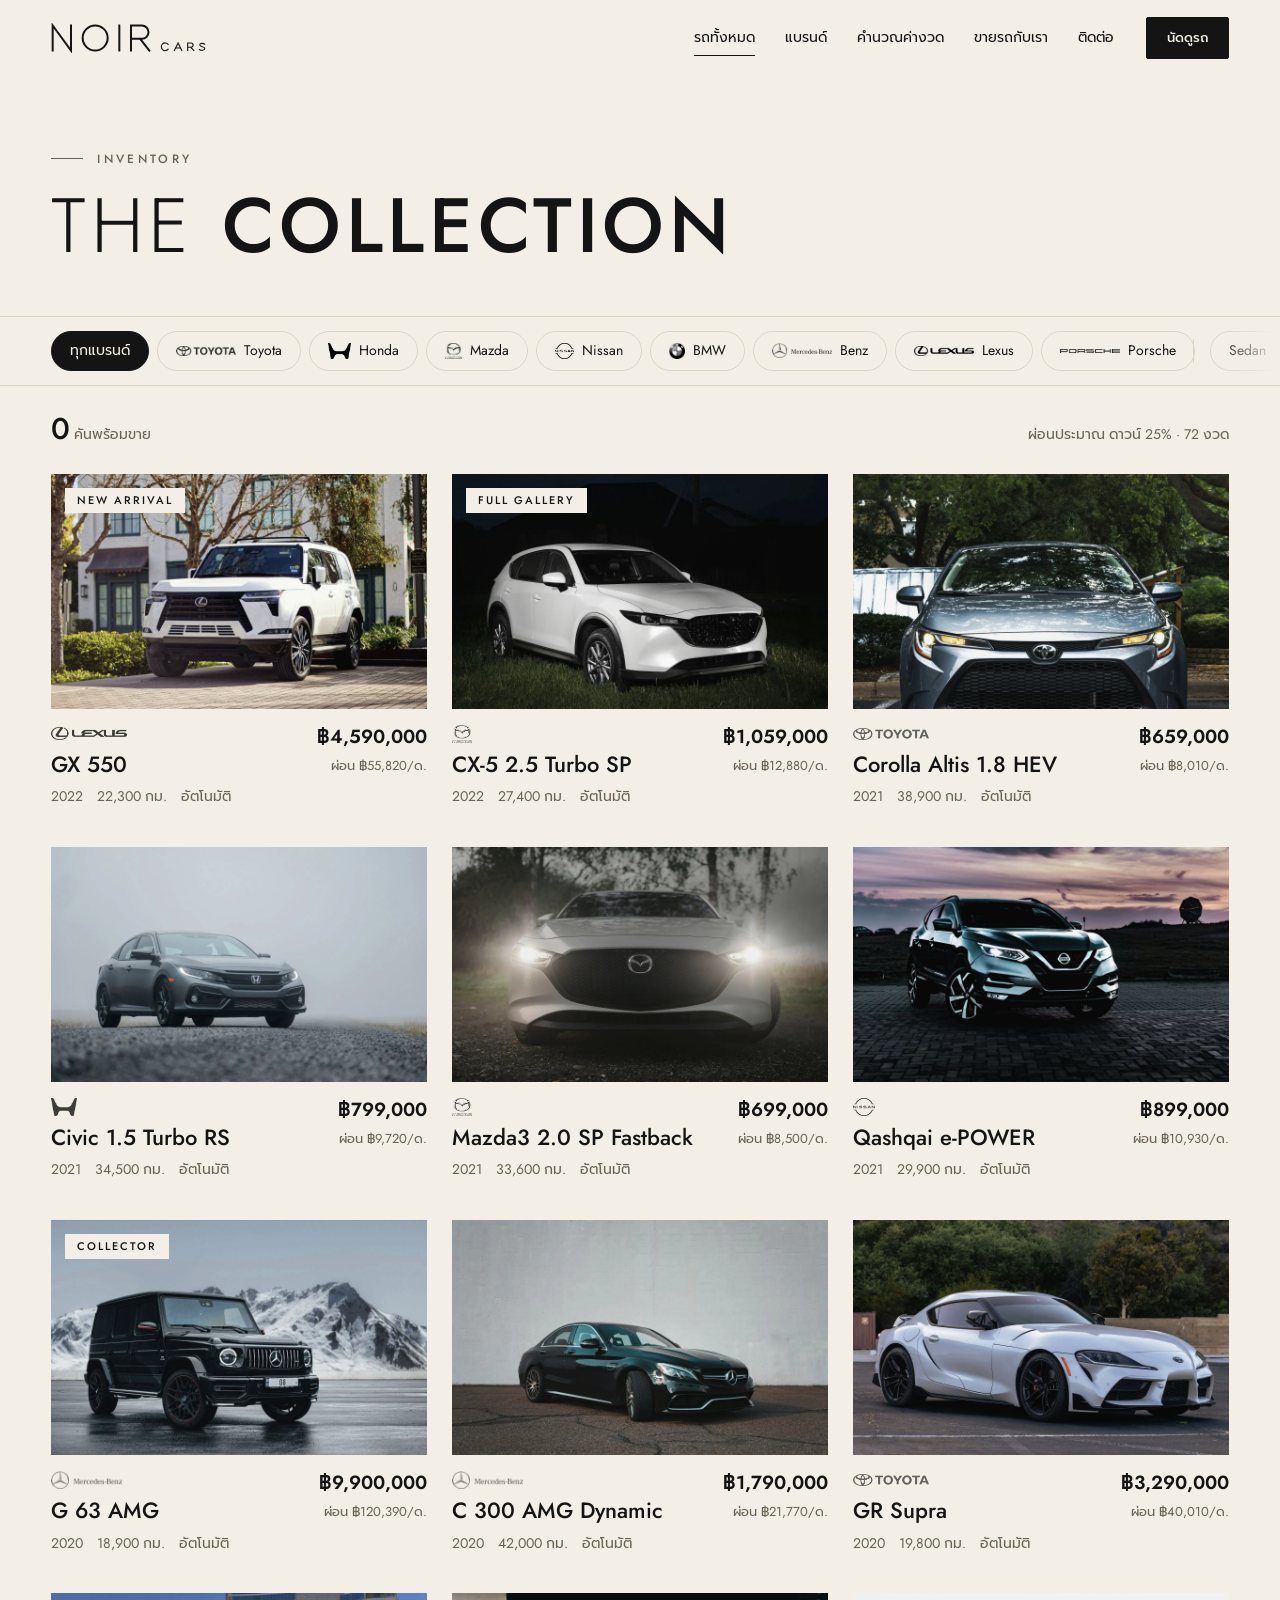
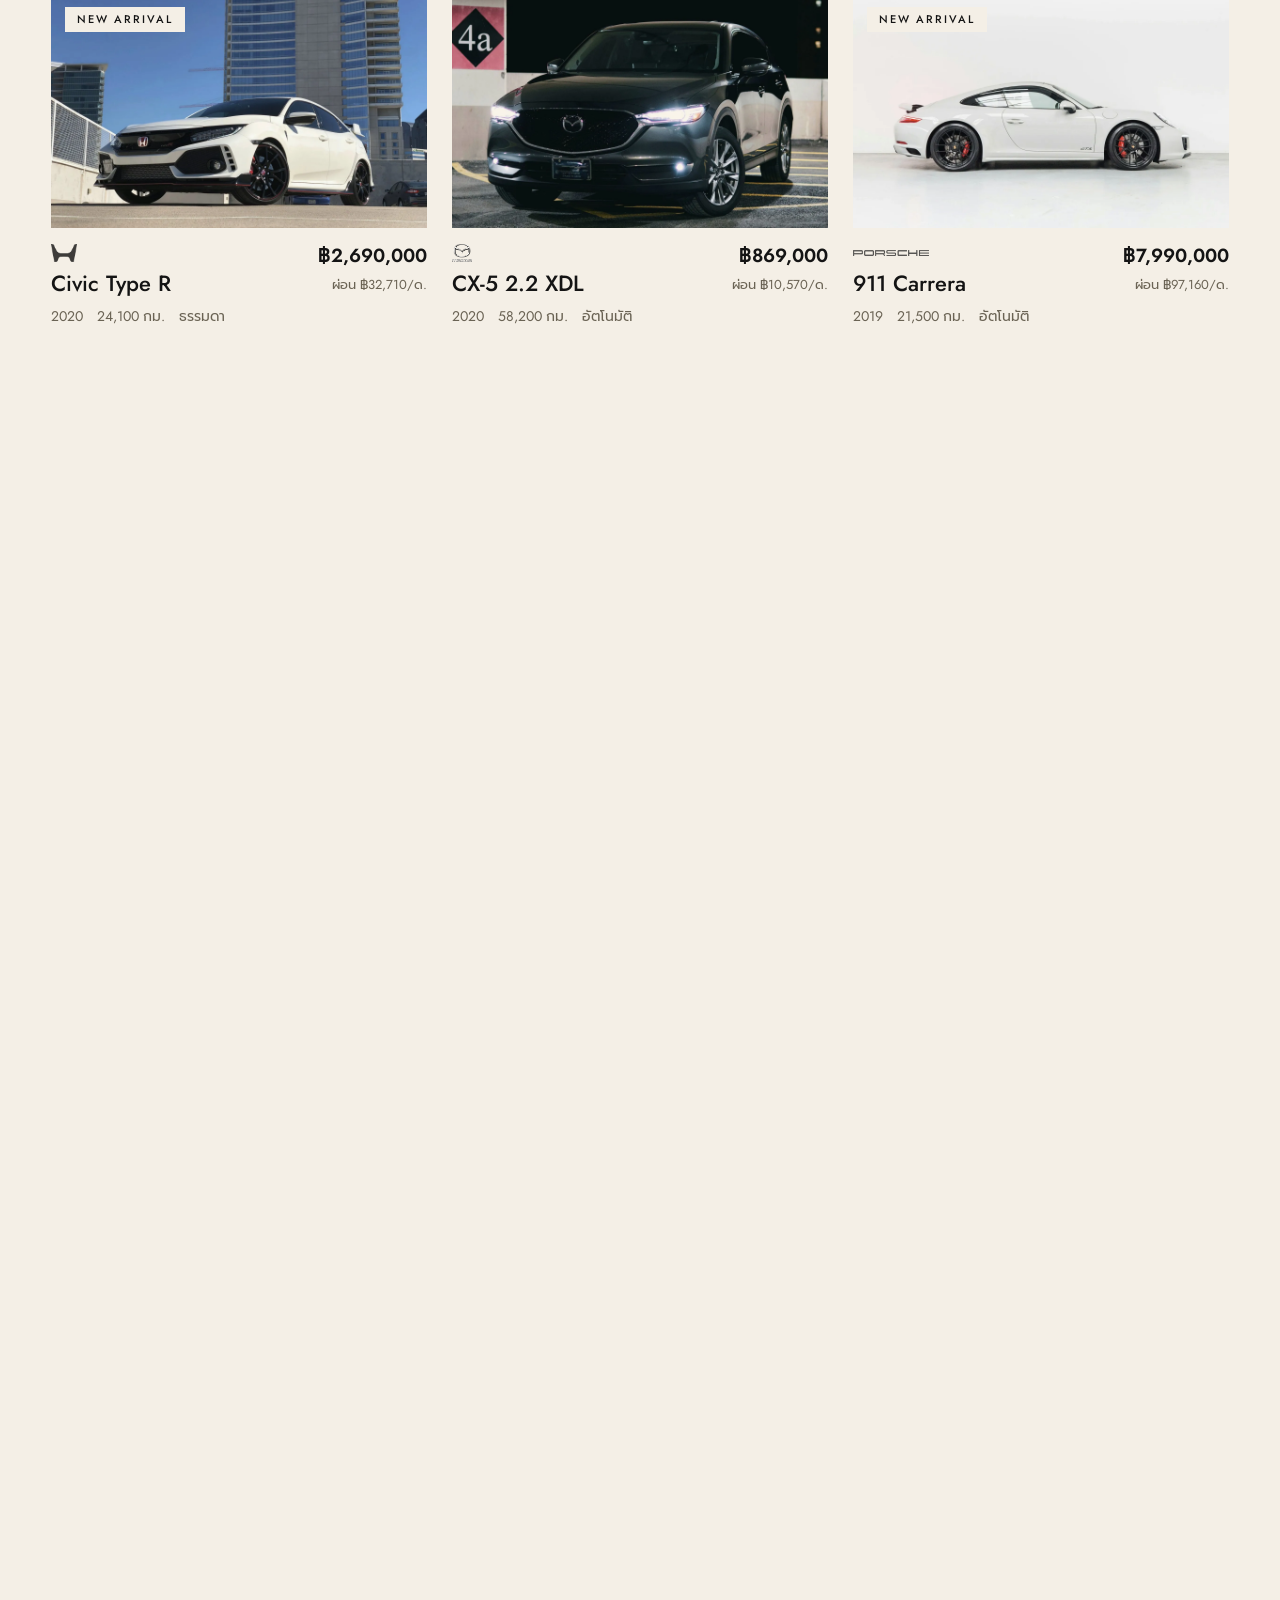
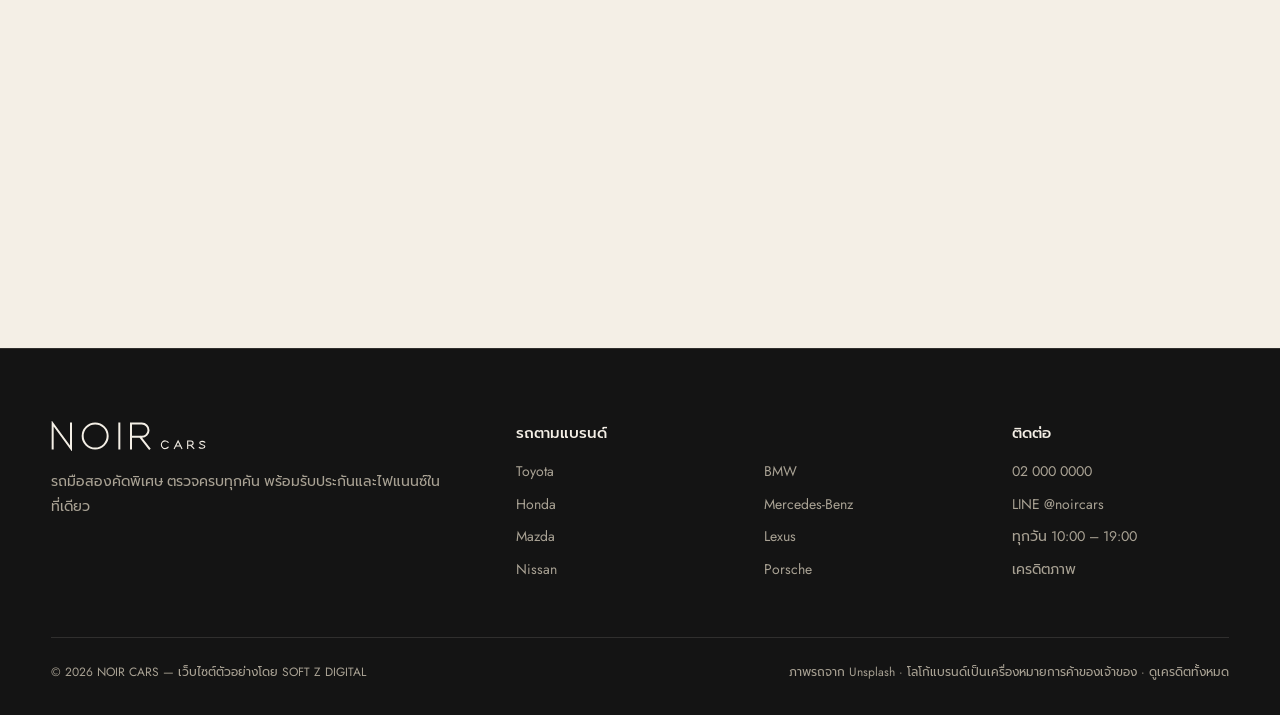
<file: cars.html>
<!doctype html>
<html lang="th">
  <head>
    <meta charset="utf-8" />
    <meta name="viewport" content="width=device-width, initial-scale=1" />
    <title>รถทั้งหมด — NOIR CARS</title>
    <meta name="robots" content="noindex" />
    <script>
      // Preview switch: ?motion=1 plays the animations even when the OS asks for reduced motion; ?motion=0 turns it off.
      try {
        var motion = new URLSearchParams(location.search).get("motion");
        if (motion === "1") localStorage.setItem("force-motion", "1");
        if (motion === "0") localStorage.removeItem("force-motion");
        if (localStorage.getItem("force-motion") === "1") document.documentElement.classList.add("force-motion");
      } catch (e) {}
      document.documentElement.classList.add("js");
    </script>
    <link rel="icon" type="image/png" href="img/logo/favicon.png" />
    <link rel="preconnect" href="https://fonts.googleapis.com" />
    <link rel="preconnect" href="https://fonts.gstatic.com" crossorigin />
    <link href="https://fonts.googleapis.com/css2?family=Jost:ital,wght@0,300;0,400;0,500;0,600;1,300;1,400&family=Prompt:wght@300;400;500&display=swap" rel="stylesheet" />
    <link rel="stylesheet" href="css/style.css" />
  </head>
  <body data-page="cars">
    <div data-header></div>

    <main>
      <div class="wrap page-head" data-head></div>

      <div class="filters">
        <div class="wrap">
          <div style="display: flex; gap: 8px" data-filter-brands></div>
          <span class="divider"></span>
          <div style="display: flex; gap: 8px" data-filter-types></div>
          <span class="divider"></span>
          <select data-filter-max aria-label="งบประมาณ">
            <option value="">ทุกราคา</option>
            <option value="1000000">ไม่เกิน 1 ล้าน</option>
            <option value="2000000">ไม่เกิน 2 ล้าน</option>
            <option value="5000000">ไม่เกิน 5 ล้าน</option>
            <option value="10000000">ไม่เกิน 10 ล้าน</option>
          </select>
          <select data-filter-sort aria-label="เรียงลำดับ">
            <option value="new">ปีใหม่สุด</option>
            <option value="low">ราคาต่ำ → สูง</option>
            <option value="high">ราคาสูง → ต่ำ</option>
            <option value="km">ไมล์น้อยสุด</option>
          </select>
        </div>
      </div>

      <div class="wrap">
        <div class="result-bar"><span><b data-count></b> คันพร้อมขาย</span><span>ผ่อนประมาณ ดาวน์ 25% · 72 งวด</span></div>
        <div class="cars" data-grid style="padding-bottom: var(--section)"></div>
      </div>
    </main>

    <div data-footer></div>
    <script src="js/data.js"></script>
    <script src="js/app.js"></script>
    <script src="js/motion.js"></script>
  </body>
</html>
</file>
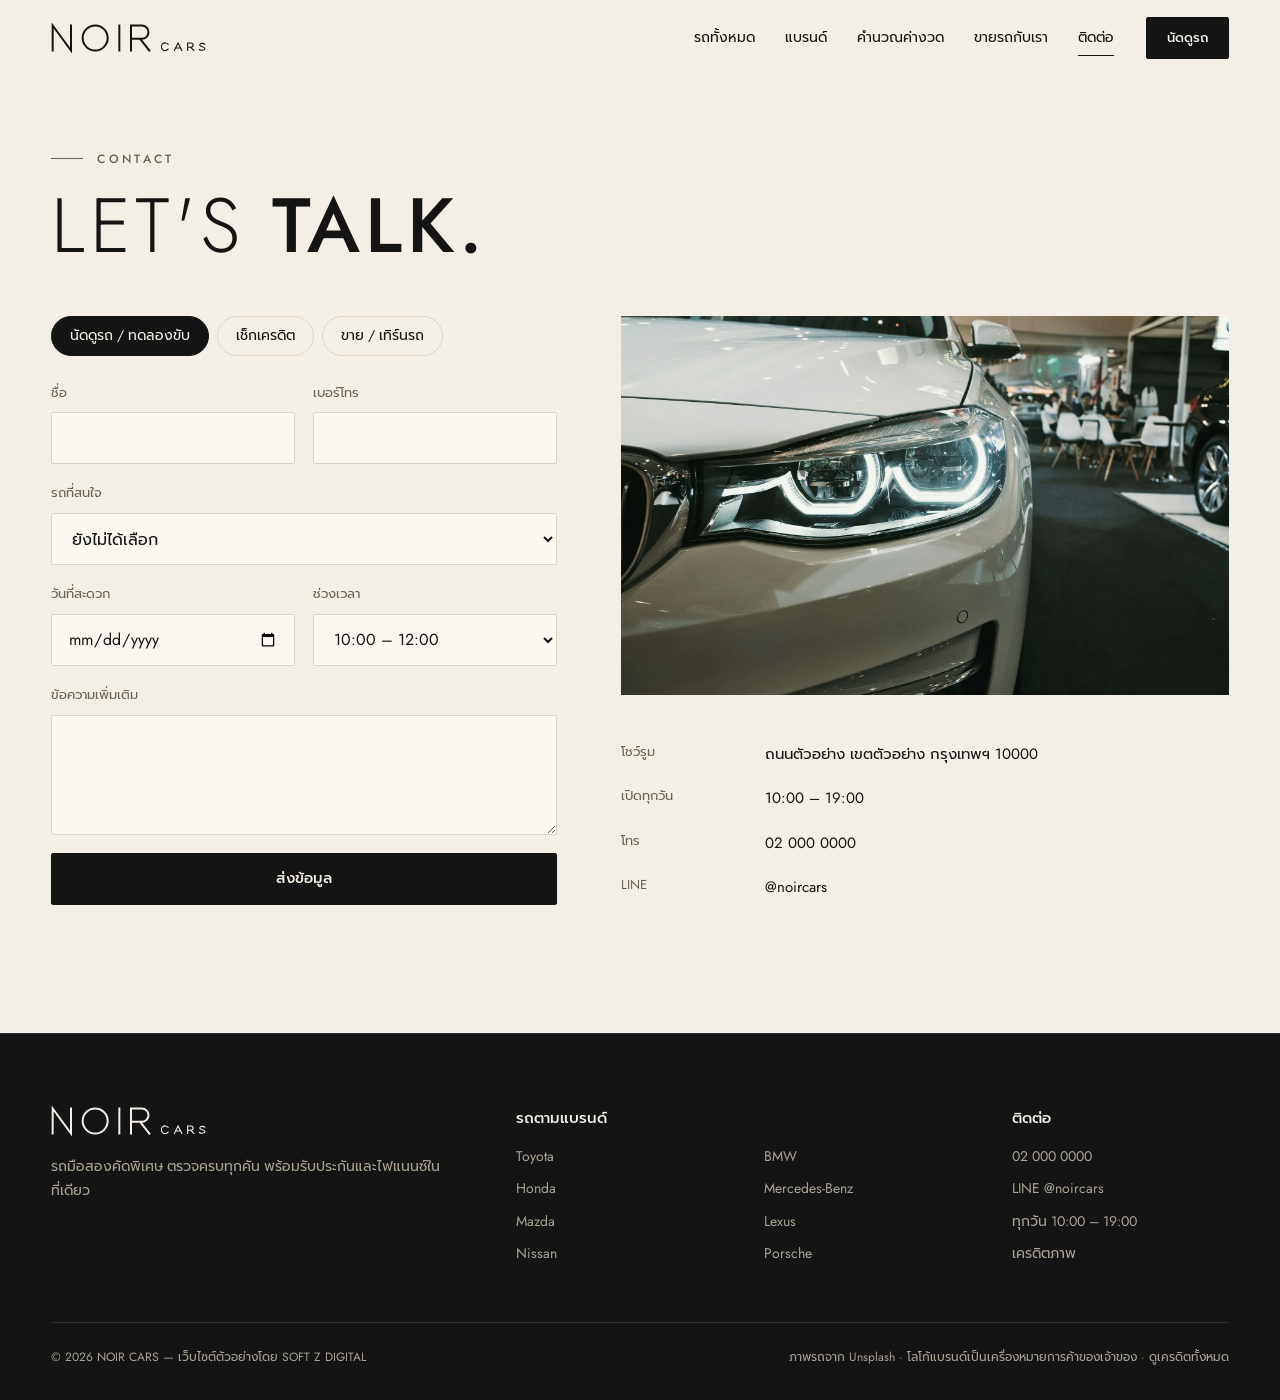
<file: contact.html>
<!doctype html>
<html lang="th">
  <head>
    <meta charset="utf-8" />
    <meta name="viewport" content="width=device-width, initial-scale=1" />
    <title>ติดต่อ / นัดดูรถ — NOIR CARS</title>
    <meta name="robots" content="noindex" />
    <script>
      // Preview switch: ?motion=1 plays the animations even when the OS asks for reduced motion; ?motion=0 turns it off.
      try {
        var motion = new URLSearchParams(location.search).get("motion");
        if (motion === "1") localStorage.setItem("force-motion", "1");
        if (motion === "0") localStorage.removeItem("force-motion");
        if (localStorage.getItem("force-motion") === "1") document.documentElement.classList.add("force-motion");
      } catch (e) {}
      document.documentElement.classList.add("js");
    </script>
    <link rel="icon" type="image/png" href="img/logo/favicon.png" />
    <link rel="preconnect" href="https://fonts.googleapis.com" />
    <link rel="preconnect" href="https://fonts.gstatic.com" crossorigin />
    <link href="https://fonts.googleapis.com/css2?family=Jost:ital,wght@0,300;0,400;0,500;0,600;1,300;1,400&family=Prompt:wght@300;400;500&display=swap" rel="stylesheet" />
    <link rel="stylesheet" href="css/style.css" />
  </head>
  <body data-page="contact">
    <div data-header></div>

    <main>
      <div class="wrap page-head">
        <span class="eyebrow">Contact</span>
        <h1 class="display" style="font-size: clamp(44px, 6vw, 92px)">Let's <em>talk.</em></h1>
      </div>

      <div class="wrap contact" style="padding-bottom: var(--section)">
        <form class="form" data-form>
          <div class="tabs">
            <button class="chip" type="button" data-topic="visit" aria-pressed="true">นัดดูรถ / ทดลองขับ</button>
            <button class="chip" type="button" data-topic="finance" aria-pressed="false">เช็กเครดิต</button>
            <button class="chip" type="button" data-topic="sell" aria-pressed="false">ขาย / เทิร์นรถ</button>
          </div>
          <input type="hidden" name="topic" value="visit" />
          <div class="two">
            <label>ชื่อ<input name="name" required autocomplete="name" /></label>
            <label>เบอร์โทร<input name="tel" required inputmode="tel" autocomplete="tel" /></label>
          </div>
          <label>รถที่สนใจ<select name="car"></select></label>
          <div class="two">
            <label>วันที่สะดวก<input name="date" type="date" /></label>
            <label>ช่วงเวลา<select name="time"><option>10:00 – 12:00</option><option>13:00 – 15:00</option><option>15:00 – 19:00</option></select></label>
          </div>
          <label>ข้อความเพิ่มเติม<textarea name="note"></textarea></label>
          <button class="btn" type="submit">ส่งข้อมูล</button>
          <p class="ok">ได้รับข้อมูลแล้ว ทีมงานจะโทรกลับภายใน 30 นาทีในเวลาทำการ (เว็บตัวอย่าง: ยังไม่ส่งข้อมูลจริง)</p>
        </form>

        <div class="contact-card">
          <figure><img src="img/scenes/showroom.webp" alt="ไฟหน้ารถในโชว์รูม" loading="lazy" /></figure>
          <dl>
            <dt>โชว์รูม</dt>
            <dd>ถนนตัวอย่าง เขตตัวอย่าง กรุงเทพฯ 10000</dd>
            <dt>เปิดทุกวัน</dt>
            <dd>10:00 – 19:00</dd>
            <dt>โทร</dt>
            <dd>02 000 0000</dd>
            <dt>LINE</dt>
            <dd>@noircars</dd>
          </dl>
        </div>
      </div>
    </main>

    <div data-footer></div>
    <script src="js/data.js"></script>
    <script src="js/app.js"></script>
    <script src="js/motion.js"></script>
  </body>
</html>
</file>
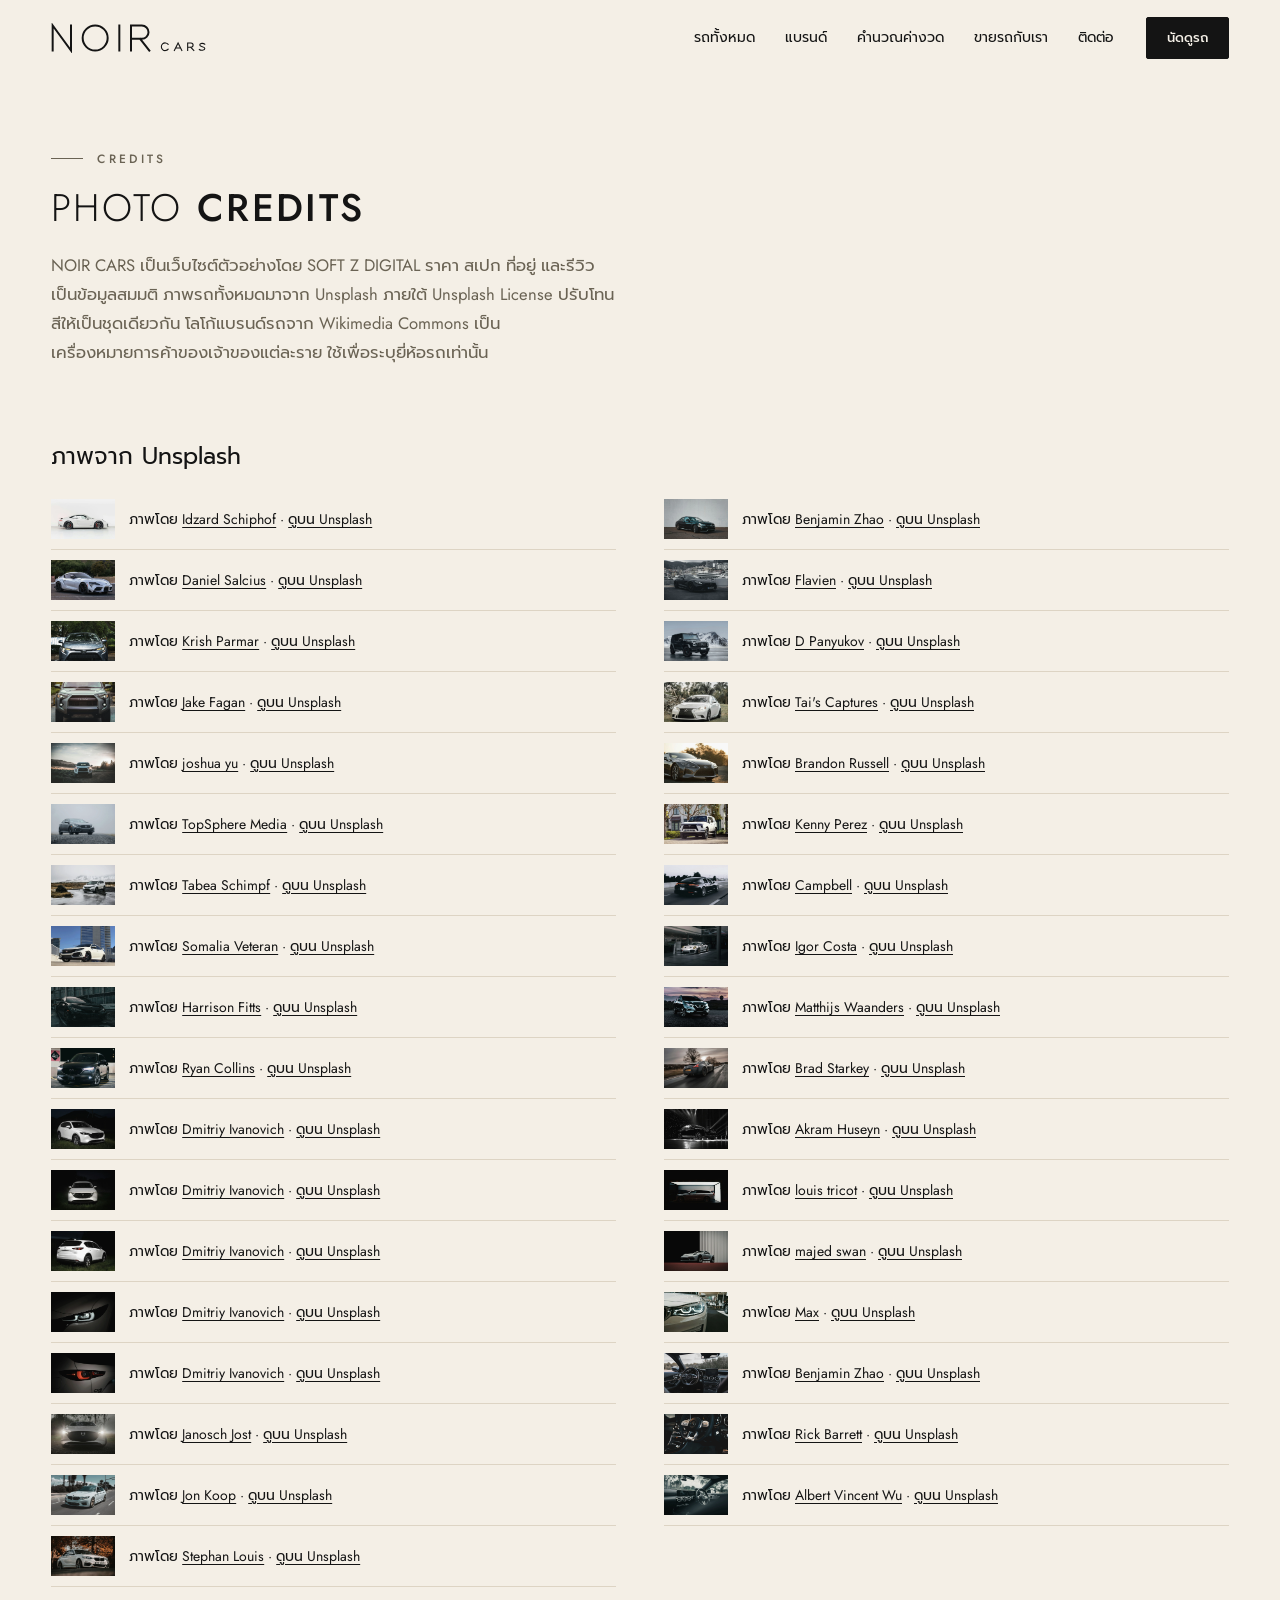
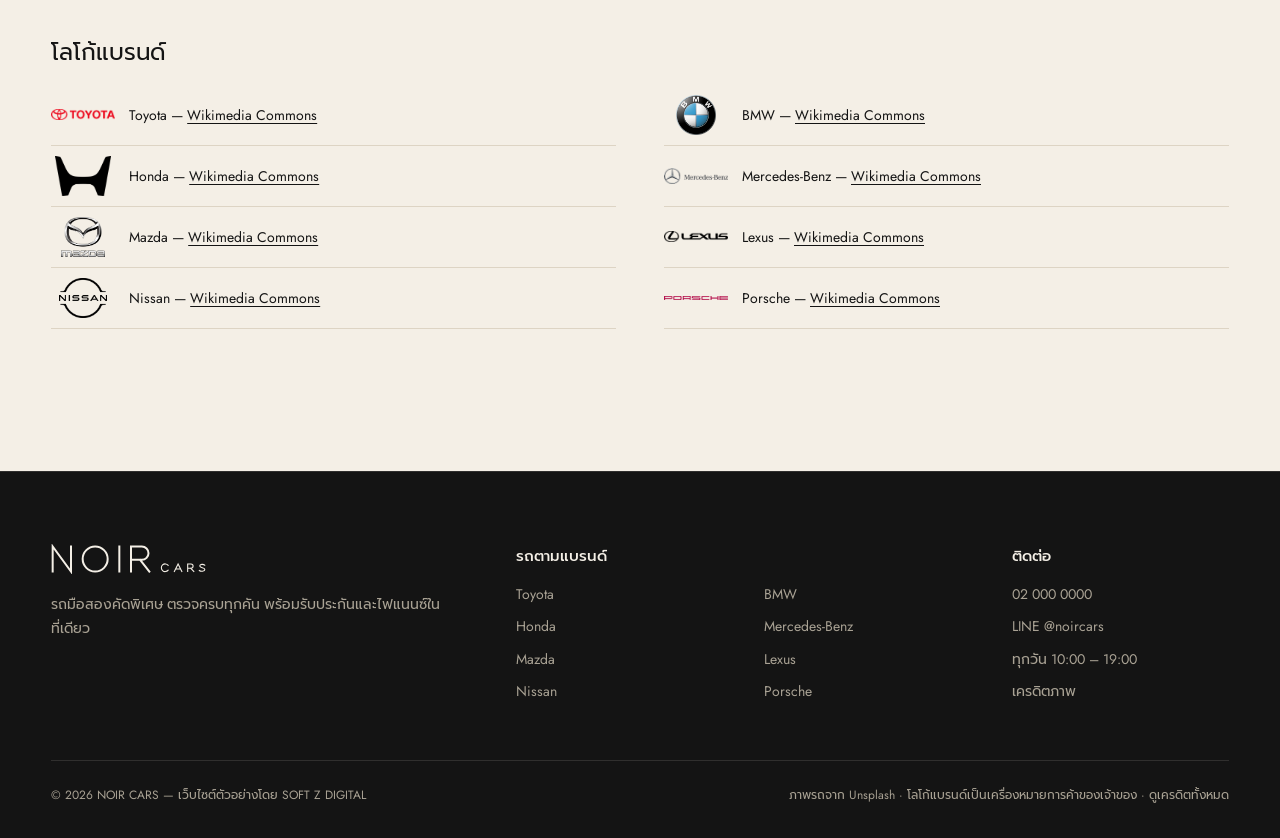
<file: credits.html>
<!doctype html>
<html lang="th">
  <head>
    <meta charset="utf-8" />
    <meta name="viewport" content="width=device-width, initial-scale=1" />
    <title>เครดิตภาพ — NOIR CARS</title>
    <meta name="robots" content="noindex" />
    <script>
      // Preview switch: ?motion=1 plays the animations even when the OS asks for reduced motion; ?motion=0 turns it off.
      try {
        var motion = new URLSearchParams(location.search).get("motion");
        if (motion === "1") localStorage.setItem("force-motion", "1");
        if (motion === "0") localStorage.removeItem("force-motion");
        if (localStorage.getItem("force-motion") === "1") document.documentElement.classList.add("force-motion");
      } catch (e) {}
      document.documentElement.classList.add("js");
    </script>
    <link rel="icon" type="image/png" href="img/logo/favicon.png" />
    <link rel="preconnect" href="https://fonts.googleapis.com" />
    <link rel="preconnect" href="https://fonts.gstatic.com" crossorigin />
    <link href="https://fonts.googleapis.com/css2?family=Jost:ital,wght@0,300;0,400;0,500;0,600;1,300;1,400&family=Prompt:wght@300;400;500&display=swap" rel="stylesheet" />
    <link rel="stylesheet" href="css/style.css" />
  </head>
  <body data-page="credits">
    <div data-header></div>

    <main class="wrap" style="padding-bottom: var(--section)">
      <div class="page-head">
        <span class="eyebrow">Credits</span>
        <h1 class="h2">Photo <em>credits</em></h1>
        <p class="lead">
          NOIR CARS เป็นเว็บไซต์ตัวอย่างโดย SOFT Z DIGITAL ราคา สเปก ที่อยู่ และรีวิวเป็นข้อมูลสมมติ ภาพรถทั้งหมดมาจาก Unsplash ภายใต้ Unsplash License ปรับโทนสีให้เป็นชุดเดียวกัน
          โลโก้แบรนด์รถจาก Wikimedia Commons เป็นเครื่องหมายการค้าของเจ้าของแต่ละราย ใช้เพื่อระบุยี่ห้อรถเท่านั้น
        </p>
      </div>
      <h2 class="th-title" style="margin: 24px 0 12px">ภาพจาก Unsplash</h2>
      <ul class="credits-list" data-credits></ul>
      <h2 class="th-title" style="margin: 48px 0 12px">โลโก้แบรนด์</h2>
      <ul class="credits-list" data-logo-credits></ul>
    </main>

    <div data-footer></div>
    <script src="js/data.js"></script>
    <script src="js/app.js"></script>
    <script src="js/motion.js"></script>
  </body>
</html>
</file>
<file: css/style.css>
/*
  NOIR CARS — ivory & black.
  Type follows the wordmark: thin geometric letters with a round O.
  Jost (EN, geometric, readable) + Prompt (TH, geometric loopless). Thai text falls through to Prompt automatically.
  English headlines are set like the logo: uppercase, light, widely tracked.
*/

:root {
  --ivory: #f4efe6;
  --paper: #fbf8f2;
  --sand: #e9e1d3;
  --line: #ddd4c4;
  --ink: #141414;
  --ink-2: #2b2926;
  --muted: #6a6354;
  --on-ink: #f4efe6;
  --on-ink-muted: #a9a294;

  --serif-en: "Jost", "Prompt", system-ui, sans-serif;
  --serif-th: "Prompt", "Jost", system-ui, sans-serif;
  --sans: "Jost", "Prompt", system-ui, sans-serif;

  --wrap: 1320px;
  --pad: clamp(20px, 4vw, 56px);
  --gap: clamp(16px, 2vw, 28px);
  --section: clamp(72px, 10vw, 140px);
  --radius: 2px;
  --ease: cubic-bezier(0.22, 1, 0.36, 1);
  --header-h: 76px;
}

*,
*::before,
*::after {
  box-sizing: border-box;
}

html {
  -webkit-text-size-adjust: 100%;
  scroll-behavior: smooth;
}

body {
  margin: 0;
  background: var(--ivory);
  color: var(--ink);
  font: 400 17px/1.75 var(--sans);
  -webkit-font-smoothing: antialiased;
}

img {
  display: block;
  max-width: 100%;
}

a {
  color: inherit;
  text-decoration: none;
}

button,
input,
select {
  font: inherit;
  color: inherit;
}

h1,
h2,
h3,
p {
  margin: 0;
}

.wrap {
  width: 100%;
  max-width: calc(var(--wrap) + 2 * var(--pad));
  margin: 0 auto;
  padding: 0 var(--pad);
}

.section {
  padding-block: var(--section);
}

/* ---------- type ---------- */
.eyebrow {
  display: inline-flex;
  align-items: center;
  gap: 14px;
  font: 500 12px/1 var(--sans);
  letter-spacing: 0.28em;
  text-transform: uppercase;
  color: var(--muted);
}

/* Thai eyebrows: no wide tracking or caps (they pull Thai letters apart). */
.eyebrow.th {
  font-size: 14px;
  letter-spacing: 0;
  text-transform: none;
}

.eyebrow::before {
  content: "";
  width: 32px;
  height: 1px;
  background: currentColor;
}

.display {
  font: 300 clamp(38px, 5.6vw, 88px) / 1.08 var(--serif-en);
  letter-spacing: 0.06em;
  text-transform: uppercase;
}

.display em,
.h2 em {
  font-style: normal;
  font-weight: 500;
}

.h2 {
  font: 300 clamp(26px, 3vw, 44px) / 1.2 var(--serif-en);
  letter-spacing: 0.06em;
  text-transform: uppercase;
}

.th-title {
  font: 400 clamp(19px, 1.8vw, 24px) / 1.55 var(--serif-th);
}

.lead {
  font-size: clamp(16px, 1.3vw, 18px);
  color: var(--muted);
  max-width: 34em;
}

.section-head {
  display: flex;
  justify-content: space-between;
  align-items: flex-end;
  gap: 24px;
  margin-bottom: clamp(36px, 5vw, 64px);
}

.section-head > div {
  display: grid;
  gap: 18px;
}

/* ---------- buttons ---------- */
.btn {
  display: inline-flex;
  align-items: center;
  justify-content: center;
  gap: 10px;
  height: 52px;
  padding: 0 28px;
  border: 1px solid var(--ink);
  background: var(--ink);
  color: var(--on-ink);
  font: 500 15px/1 var(--sans);
  border-radius: var(--radius);
  cursor: pointer;
  transition:
    background 0.3s,
    color 0.3s;
}

.btn:hover {
  background: transparent;
  color: var(--ink);
}

.btn-line {
  background: transparent;
  color: var(--ink);
}

.btn-line:hover {
  background: var(--ink);
  color: var(--on-ink);
}

.btn-ivory {
  background: var(--ivory);
  border-color: var(--ivory);
  color: var(--ink);
}

.btn-ivory:hover {
  background: transparent;
  color: var(--ivory);
}

.btn svg,
.link svg {
  width: 16px;
  height: 16px;
}

.link {
  display: inline-flex;
  align-items: center;
  gap: 10px;
  font: 500 15px/1.2 var(--sans);
  padding-bottom: 6px;
  border-bottom: 1px solid currentColor;
  white-space: nowrap;
}

.link svg {
  transition: transform 0.3s var(--ease);
}

.link:hover svg {
  transform: translateX(4px);
}

/* ---------- header ---------- */
.site-header {
  position: sticky;
  top: 0;
  z-index: 40;
  height: var(--header-h);
  background: rgba(244, 239, 230, 0.86);
  -webkit-backdrop-filter: blur(14px);
  backdrop-filter: blur(14px);
  border-bottom: 1px solid transparent;
  transition: border-color 0.3s;
}

.site-header.scrolled {
  border-bottom-color: var(--line);
}

/* js/motion.js hides the header while scrolling down and brings it back on the way up. */
.site-header {
  transition:
    border-color 0.3s,
    transform 0.5s var(--ease);
}

.site-header.hide {
  transform: translateY(-100%);
}

/* Sticky things that sit under the header follow it up when it hides, so no strip of page shows above them. */
.filters,
.summary {
  transition: top 0.5s var(--ease);
}

body:has(.site-header.hide) .filters {
  top: 0;
}

body:has(.site-header.hide) .summary {
  top: 24px;
}

.site-header .wrap {
  height: 100%;
  display: flex;
  align-items: center;
  gap: 32px;
}

.brand-logo img {
  height: 30px;
  width: auto;
}

.nav {
  display: flex;
  gap: 30px;
  margin-left: auto;
  font-size: 14px;
}

.nav a {
  position: relative;
  padding: 6px 0;
}

.nav a::after {
  content: "";
  position: absolute;
  left: 0;
  right: 0;
  bottom: 0;
  height: 1px;
  background: var(--ink);
  transform: scaleX(0);
  transform-origin: left;
  transition: transform 0.4s var(--ease);
}

.nav a:hover::after,
.nav a[aria-current="page"]::after {
  transform: scaleX(1);
}

.header-cta {
  height: 42px;
  padding: 0 20px;
  font-size: 13px;
}

.burger {
  display: none;
  width: 44px;
  height: 44px;
  margin-left: auto;
  border: 1px solid var(--ink);
  background: transparent;
  border-radius: var(--radius);
  cursor: pointer;
}

.burger span {
  display: block;
  width: 18px;
  height: 1px;
  margin: 5px auto;
  background: var(--ink);
}

.mobile-menu {
  position: fixed;
  inset: 0;
  z-index: 60;
  display: flex;
  flex-direction: column;
  padding: 24px var(--pad);
  background: var(--ink);
  color: var(--on-ink);
  transform: translateY(-100%);
  transition: transform 0.6s var(--ease);
}

.mobile-menu.open {
  transform: none;
}

.mobile-menu nav {
  display: grid;
  gap: 6px;
  margin-top: 48px;
}

.mobile-menu nav a {
  font: 300 32px/1.45 var(--serif-th);
}

.mobile-menu .close {
  align-self: flex-end;
  width: 44px;
  height: 44px;
  border: 1px solid var(--on-ink);
  background: transparent;
  color: var(--on-ink);
  font-size: 22px;
  cursor: pointer;
}

/* ---------- hero ---------- */
.hero {
  position: relative;
  padding-top: clamp(28px, 4vw, 56px);
  padding-bottom: clamp(48px, 6vw, 88px);
  overflow: hidden;
}

.hero-grid {
  display: grid;
  grid-template-columns: minmax(0, 5fr) minmax(0, 7fr);
  align-items: end;
  gap: var(--gap);
}

.hero-copy {
  display: grid;
  gap: 28px;
  padding-bottom: clamp(16px, 3vw, 48px);
  position: relative;
  z-index: 2;
}

.hero-copy .th-title {
  color: var(--ink-2);
}

.hero-figure {
  position: relative;
  margin: 0;
  aspect-ratio: 16 / 11;
  overflow: hidden;
}

.hero-figure img {
  width: 100%;
  height: 100%;
  object-fit: cover;
  transform: scale(1.06);
  animation: settle 2.2s var(--ease) forwards;
}

@keyframes settle {
  to {
    transform: none;
  }
}

.hero-figure figcaption {
  position: absolute;
  left: 20px;
  bottom: 18px;
  font: 400 italic 16px/1 var(--serif-en);
  color: var(--ink);
  background: rgba(244, 239, 230, 0.8);
  padding: 10px 14px;
}

/* ---------- search ---------- */
.search {
  display: grid;
  grid-template-columns: repeat(3, minmax(0, 1fr)) auto;
  margin-top: clamp(28px, 4vw, 48px);
  background: var(--paper);
  border: 1px solid var(--line);
}

.search label {
  display: grid;
  gap: 2px;
  padding: 14px 22px;
  border-right: 1px solid var(--line);
  cursor: pointer;
}

.search label span {
  font: 500 13px/1.4 var(--sans);
  color: var(--muted);
}

.search select {
  appearance: none;
  border: 0;
  background: transparent;
  padding: 0;
  font-size: 16px;
  font-weight: 400;
  cursor: pointer;
  outline: none;
}

.search .btn {
  height: auto;
  min-height: 72px;
  border-radius: 0;
  padding: 0 34px;
}

/* ---------- brands ---------- */
.brands {
  display: grid;
  grid-template-columns: repeat(8, minmax(0, 1fr));
  border-top: 1px solid var(--line);
  border-left: 1px solid var(--line);
}

.brand-tile {
  position: relative;
  display: grid;
  place-items: center;
  aspect-ratio: 1;
  padding: 26%;
  border-right: 1px solid var(--line);
  border-bottom: 1px solid var(--line);
  transition: background 0.4s;
}

.brand-tile img {
  max-height: 100%;
  width: auto;
  object-fit: contain;
  /* Plain greyscale: darkening filters turn filled emblems (BMW) into solid blobs. */
  filter: grayscale(1) contrast(1.15);
  opacity: 0.72;
  transition:
    filter 0.4s,
    opacity 0.4s,
    transform 0.6s var(--ease);
}

.brand-tile:hover {
  background: var(--paper);
}

.brand-tile:hover img {
  filter: none;
  opacity: 1;
  transform: scale(1.06);
}

.brand-tile .count {
  position: absolute;
  right: 12px;
  bottom: 10px;
  font: 400 italic 14px/1 var(--serif-en);
  color: var(--muted);
}

/* Wide wordmarks (Porsche, Toyota, Lexus, Mercedes) read better a little wider than square emblems. */
.brand-tile.wide {
  padding: 34% 16%;
}

/* ---------- body types ---------- */
.types {
  display: grid;
  grid-template-columns: repeat(5, minmax(0, 1fr));
  gap: 10px;
}

.type-card {
  position: relative;
  display: block;
  aspect-ratio: 3 / 4;
  overflow: hidden;
  background: var(--ink);
  color: var(--on-ink);
}

.type-card img {
  width: 100%;
  height: 100%;
  object-fit: cover;
  opacity: 0.82;
  transition:
    transform 1.2s var(--ease),
    opacity 0.6s;
}

.type-card:hover img {
  transform: scale(1.06);
  opacity: 1;
}

.type-card .meta {
  position: absolute;
  inset: auto 0 0 0;
  padding: 22px;
  background: linear-gradient(0deg, rgba(10, 10, 10, 0.75), transparent);
  display: flex;
  justify-content: space-between;
  align-items: flex-end;
}

.type-card .meta b {
  display: block;
  font: 400 26px/1.1 var(--serif-en);
}

.type-card .meta small {
  font-size: 13px;
  color: var(--on-ink-muted);
}

/* ---------- car cards ---------- */
.cars {
  display: grid;
  grid-template-columns: repeat(3, minmax(0, 1fr));
  gap: clamp(28px, 3vw, 44px) var(--gap);
}

.car-card {
  display: grid;
  gap: 16px;
}

.car-card .shot {
  position: relative;
  aspect-ratio: 16 / 10;
  overflow: hidden;
  background: var(--sand);
}

.car-card .shot img {
  width: 100%;
  height: 100%;
  object-fit: cover;
  transition: transform 1.2s var(--ease);
}

.car-card:hover .shot img {
  transform: scale(1.05);
}

.car-card .badge,
.detail-badge {
  position: absolute;
  top: 14px;
  left: 14px;
  padding: 7px 12px;
  background: var(--ivory);
  font: 500 11px/1 var(--sans);
  letter-spacing: 0.18em;
  text-transform: uppercase;
}

.car-card .row {
  display: flex;
  justify-content: space-between;
  align-items: flex-start;
  gap: 16px;
}

.car-card .brand-mini {
  height: 18px;
  width: auto;
  max-width: 76px;
  object-fit: contain;
  filter: grayscale(1) contrast(1.15);
  opacity: 0.75;
  margin-bottom: 8px;
}

.car-card h3 {
  font: 500 22px/1.25 var(--serif-en);
}

.car-card .specs {
  display: flex;
  flex-wrap: wrap;
  gap: 4px 14px;
  margin-top: 6px;
  font-size: 14px;
  color: var(--muted);
}

.car-card .price {
  text-align: right;
  white-space: nowrap;
}

.car-card .price b {
  display: block;
  font: 600 19px/1.3 var(--sans);
}

.car-card .price small {
  font-size: 13px;
  color: var(--muted);
}

/* ---------- certified (dark band) ---------- */
.band {
  background: var(--ink);
  color: var(--on-ink);
}

.band .eyebrow,
.band .lead {
  color: var(--on-ink-muted);
}

.certified {
  display: grid;
  grid-template-columns: minmax(0, 7fr) minmax(0, 5fr);
  min-height: 82vh;
}

.certified figure {
  margin: 0;
  overflow: hidden;
}

.certified figure img {
  width: 100%;
  height: 100%;
  object-fit: cover;
}

.certified .copy {
  display: grid;
  align-content: center;
  gap: 40px;
  padding: clamp(48px, 6vw, 96px) var(--pad);
}

.points {
  display: grid;
  grid-template-columns: repeat(2, minmax(0, 1fr));
  gap: 32px 28px;
}

.point {
  display: grid;
  gap: 10px;
  padding-top: 18px;
  border-top: 1px solid rgba(244, 239, 230, 0.22);
}

.point b {
  font: 400 40px/1.1 var(--serif-en);
}

/* Caption only: the number inside <b> is also a span (it counts up). */
.point > span {
  font-size: 15px;
  color: var(--on-ink-muted);
}

/* ---------- finance calculator ---------- */
.calc {
  display: grid;
  grid-template-columns: minmax(0, 6fr) minmax(0, 5fr);
  gap: clamp(32px, 5vw, 80px);
  align-items: center;
}

.calc-form {
  display: grid;
  gap: 28px;
}

.field {
  display: grid;
  gap: 12px;
}

.field .top {
  display: flex;
  justify-content: space-between;
  font-size: 14px;
}

.field .top b {
  font-weight: 500;
}

.field input[type="range"] {
  width: 100%;
  accent-color: var(--ink);
}

.terms {
  display: flex;
  gap: 8px;
  flex-wrap: wrap;
}

.terms button,
.chip {
  height: 40px;
  padding: 0 18px;
  border: 1px solid var(--line);
  background: transparent;
  border-radius: 999px;
  font-size: 14px;
  cursor: pointer;
  transition:
    background 0.3s,
    color 0.3s,
    border-color 0.3s;
}

.terms button[aria-pressed="true"],
.chip[aria-pressed="true"] {
  background: var(--ink);
  border-color: var(--ink);
  color: var(--on-ink);
}

.calc-result {
  display: grid;
  gap: 18px;
  padding: clamp(32px, 4vw, 56px);
  background: var(--paper);
  border: 1px solid var(--line);
}

.calc-result .amount {
  font: 400 clamp(48px, 5.2vw, 76px) / 1.05 var(--serif-en);
}

.calc-result small {
  font-size: 13px;
  color: var(--muted);
}

/* ---------- steps ---------- */
.steps {
  display: grid;
  grid-template-columns: repeat(4, minmax(0, 1fr));
  gap: var(--gap);
}

.step {
  display: grid;
  gap: 16px;
  padding-top: 24px;
  border-top: 1px solid var(--ink);
}

.step i {
  font: 400 italic 38px/1 var(--serif-en);
}

.step svg {
  width: 30px;
  height: 30px;
  stroke: var(--ink);
}

/* ---------- split feature (sell your car) ---------- */
.split {
  display: grid;
  grid-template-columns: minmax(0, 1fr) minmax(0, 1fr);
  align-items: stretch;
  min-height: 70vh;
}

.split figure {
  margin: 0;
  overflow: hidden;
}

.split figure img {
  width: 100%;
  height: 100%;
  object-fit: cover;
}

.split .copy {
  display: grid;
  align-content: center;
  gap: 28px;
  padding: clamp(48px, 6vw, 96px) var(--pad);
}

/* ---------- reviews ---------- */
.reviews {
  display: grid;
  grid-template-columns: repeat(3, minmax(0, 1fr));
  gap: var(--gap);
}

.review {
  display: grid;
  gap: 22px;
  align-content: start;
  padding: 32px;
  background: var(--paper);
  border: 1px solid var(--line);
}

.review q {
  font: 400 19px/1.65 var(--serif-th);
  quotes: none;
}

.review .who {
  display: flex;
  align-items: center;
  gap: 12px;
  font-size: 14px;
}

.review .who span {
  display: grid;
  place-items: center;
  width: 40px;
  height: 40px;
  border-radius: 50%;
  background: var(--ink);
  color: var(--on-ink);
  font: 500 17px/1 var(--serif-en);
}

.stars {
  letter-spacing: 4px;
  font-size: 13px;
}

/* ---------- showroom / contact ---------- */
.visit {
  position: relative;
  min-height: 80vh;
  display: grid;
  align-items: end;
  color: var(--on-ink);
  background: var(--ink);
}

.visit > img {
  position: absolute;
  inset: 0;
  width: 100%;
  height: 100%;
  object-fit: cover;
  opacity: 0.62;
}

.visit .wrap {
  position: relative;
  display: grid;
  grid-template-columns: minmax(0, 1fr) auto;
  gap: 32px;
  align-items: end;
  padding-block: clamp(48px, 7vw, 96px);
}

.visit .info {
  display: grid;
  grid-template-columns: repeat(3, auto);
  gap: 12px 48px;
  font-size: 14px;
}

.visit .info b {
  display: block;
  font: 500 13px/1.6 var(--sans);
  color: var(--on-ink-muted);
}

/* ---------- footer ---------- */
.site-footer {
  background: var(--ink);
  color: var(--on-ink-muted);
  padding-block: 72px 32px;
  font-size: 14px;
  border-top: 1px solid rgba(244, 239, 230, 0.12);
}

.site-footer .cols {
  display: grid;
  grid-template-columns: 2fr repeat(3, 1fr);
  gap: 32px;
}

.site-footer img {
  height: 30px;
  width: auto;
}

.site-footer h4 {
  margin: 0 0 14px;
  color: var(--on-ink);
  font: 500 15px/1.6 var(--sans);
}

.site-footer ul {
  list-style: none;
  margin: 0;
  padding: 0;
  display: grid;
  gap: 8px;
}

.site-footer a:hover {
  color: var(--on-ink);
}

.site-footer .legal {
  display: flex;
  justify-content: space-between;
  gap: 16px;
  flex-wrap: wrap;
  margin-top: 56px;
  padding-top: 24px;
  border-top: 1px solid rgba(244, 239, 230, 0.12);
  font-size: 12px;
}

/* ---------- inventory page ---------- */
.page-head {
  padding-top: clamp(40px, 6vw, 88px);
  padding-bottom: clamp(28px, 4vw, 48px);
  display: grid;
  gap: 20px;
}

.page-head .brand-head {
  display: flex;
  align-items: center;
  gap: 28px;
}

.page-head .brand-head img {
  height: 64px;
  width: auto;
  max-width: 220px;
  object-fit: contain;
}

.filters {
  position: sticky;
  top: var(--header-h);
  z-index: 20;
  background: rgba(244, 239, 230, 0.92);
  -webkit-backdrop-filter: blur(12px);
  backdrop-filter: blur(12px);
  border-block: 1px solid var(--line);
}

.filters .wrap {
  display: flex;
  align-items: center;
  gap: 10px;
  padding-block: 14px;
  overflow-x: auto;
  scrollbar-width: none;
}

.filters .wrap::-webkit-scrollbar {
  display: none;
}

.filters .wrap {
  -webkit-mask-image: linear-gradient(90deg, #000 calc(100% - 64px), transparent);
  mask-image: linear-gradient(90deg, #000 calc(100% - 64px), transparent);
  padding-right: 64px;
}

.chip {
  flex: none;
  display: inline-flex;
  align-items: center;
  gap: 8px;
}

.chip img {
  height: 16px;
  width: auto;
  max-width: 60px;
  object-fit: contain;
  filter: grayscale(1) contrast(1.15);
}

/* On the black selected chip the logo sits on a small ivory disc so every emblem stays readable. */
.chip[aria-pressed="true"] img {
  background: var(--ivory);
  border-radius: 3px;
  padding: 1px 3px;
}

.filters select {
  flex: none;
  height: 40px;
  padding: 0 34px 0 16px;
  border: 1px solid var(--line);
  border-radius: 999px;
  background: transparent url("data:image/svg+xml,%3Csvg xmlns='http://www.w3.org/2000/svg' width='10' height='6'%3E%3Cpath d='M1 1l4 4 4-4' fill='none' stroke='%23141414'/%3E%3C/svg%3E") no-repeat right 14px center;
  appearance: none;
  font-size: 14px;
  cursor: pointer;
}

.filters .divider {
  flex: none;
  width: 1px;
  height: 24px;
  background: var(--line);
  margin-inline: 6px;
}

.result-bar {
  display: flex;
  justify-content: space-between;
  align-items: baseline;
  padding-block: 28px;
  font-size: 14px;
  color: var(--muted);
}

.result-bar b {
  font: 500 30px/1 var(--serif-en);
  color: var(--ink);
}

.empty {
  padding: 80px 0;
  text-align: center;
  display: grid;
  gap: 16px;
  justify-items: center;
}

/* ---------- car detail ---------- */
.detail {
  display: grid;
  grid-template-columns: minmax(0, 8fr) minmax(0, 4fr);
  gap: clamp(28px, 4vw, 64px);
  padding-top: clamp(24px, 3vw, 40px);
  align-items: start;
}

.gallery {
  display: grid;
  gap: 10px;
}

.gallery .main {
  position: relative;
  aspect-ratio: 16 / 10;
  overflow: hidden;
  background: var(--sand);
  cursor: zoom-in;
}

.gallery .main img {
  width: 100%;
  height: 100%;
  object-fit: cover;
}

.gallery .thumbs {
  display: grid;
  grid-template-columns: repeat(5, minmax(0, 1fr));
  gap: 10px;
}

.gallery .thumbs button {
  aspect-ratio: 16 / 10;
  padding: 0;
  border: 1px solid transparent;
  background: var(--sand) center / cover no-repeat;
  cursor: pointer;
  opacity: 0.6;
  transition: opacity 0.3s;
}

.gallery .thumbs button[aria-current="true"] {
  opacity: 1;
  border-color: var(--ink);
}

.summary {
  position: sticky;
  top: calc(var(--header-h) + 24px);
  display: grid;
  gap: 24px;
}

.summary .brand-mini {
  height: 26px;
  width: auto;
  max-width: 120px;
  object-fit: contain;
  filter: grayscale(1) contrast(1.15);
}

.summary h1 {
  font: 500 clamp(32px, 3vw, 46px) / 1.15 var(--serif-en);
}

.summary .price {
  display: grid;
  gap: 4px;
  padding-block: 20px;
  border-block: 1px solid var(--line);
}

.summary .price b {
  font: 500 38px/1.1 var(--serif-en);
}

.summary .price small {
  color: var(--muted);
  font-size: 14px;
}

.summary .actions {
  display: grid;
  gap: 10px;
}

.spec-grid {
  display: grid;
  grid-template-columns: repeat(3, minmax(0, 1fr));
  border-top: 1px solid var(--line);
  border-left: 1px solid var(--line);
  margin-top: 40px;
}

.spec-grid div {
  display: grid;
  gap: 6px;
  padding: 22px;
  border-right: 1px solid var(--line);
  border-bottom: 1px solid var(--line);
}

.spec-grid svg {
  width: 22px;
  height: 22px;
  stroke: var(--ink);
}

.spec-grid small {
  font-size: 13px;
  color: var(--muted);
}

.spec-grid b {
  font-weight: 500;
}

.assure {
  display: grid;
  grid-template-columns: repeat(3, minmax(0, 1fr));
  gap: var(--gap);
  margin-top: 40px;
}

.assure div {
  display: grid;
  gap: 8px;
  font-size: 14px;
}

.assure b {
  font: 500 24px/1.1 var(--serif-en);
}

/* lightbox */
.lightbox {
  position: fixed;
  inset: 0;
  z-index: 80;
  display: none;
  place-items: center;
  background: rgba(12, 12, 12, 0.95);
}

.lightbox.open {
  display: grid;
}

.lightbox img {
  max-width: 92vw;
  max-height: 84vh;
}

.lightbox button {
  position: absolute;
  width: 52px;
  height: 52px;
  border: 1px solid rgba(244, 239, 230, 0.4);
  background: transparent;
  color: var(--on-ink);
  font-size: 22px;
  cursor: pointer;
}

.lightbox .x {
  top: 24px;
  right: 24px;
}

.lightbox .prev {
  left: 24px;
}

.lightbox .next {
  right: 24px;
}

.lightbox .count {
  position: absolute;
  bottom: 24px;
  color: var(--on-ink-muted);
  font: 400 italic 16px/1 var(--serif-en);
}

/* ---------- contact ---------- */
.contact {
  display: grid;
  grid-template-columns: minmax(0, 5fr) minmax(0, 6fr);
  gap: clamp(32px, 5vw, 80px);
}

.form {
  display: grid;
  gap: 18px;
}

.form .tabs {
  display: flex;
  gap: 8px;
  flex-wrap: wrap;
  margin-bottom: 8px;
}

.form label {
  display: grid;
  gap: 8px;
  font-size: 13px;
  color: var(--muted);
}

.form input,
.form select,
.form textarea {
  height: 52px;
  padding: 0 16px;
  border: 1px solid var(--line);
  background: var(--paper);
  border-radius: var(--radius);
  font-size: 16px;
  color: var(--ink);
}

.form textarea {
  height: 120px;
  padding: 14px 16px;
  resize: vertical;
  font-family: var(--sans);
}

.form .two {
  display: grid;
  grid-template-columns: 1fr 1fr;
  gap: 18px;
}

.form .ok {
  display: none;
  padding: 18px;
  background: var(--ink);
  color: var(--on-ink);
}

.form .ok.show {
  display: block;
}

.contact-card {
  display: grid;
  gap: 28px;
}

.contact-card figure {
  margin: 0;
  aspect-ratio: 16 / 10;
  overflow: hidden;
}

.contact-card figure img {
  width: 100%;
  height: 100%;
  object-fit: cover;
}

.contact-card dl {
  display: grid;
  grid-template-columns: 120px 1fr;
  gap: 14px 24px;
  margin: 0;
  font-size: 15px;
}

.contact-card dt {
  color: var(--muted);
  font-size: 13px;
}

.contact-card dd {
  margin: 0;
}

/* credits */
.credits-list {
  columns: 2;
  column-gap: 48px;
  padding: 0;
  list-style: none;
  font-size: 14px;
}

.credits-list li {
  break-inside: avoid;
  display: grid;
  grid-template-columns: 64px 1fr;
  gap: 14px;
  align-items: center;
  padding: 10px 0;
  border-bottom: 1px solid var(--line);
}

.credits-list img {
  width: 64px;
  height: 40px;
  object-fit: cover;
}

.credits-list a {
  text-decoration: underline;
  text-underline-offset: 3px;
}

/* ---------- reveal ---------- */
.js .reveal {
  opacity: 0;
  transform: translateY(28px);
  transition:
    opacity 1s var(--ease),
    transform 1s var(--ease);
}

.js .reveal.in {
  opacity: 1;
  transform: none;
}

/* html.force-motion (?motion=1) keeps the animations on a machine set to reduce motion. */
@media (prefers-reduced-motion: reduce) {
  :root:not(.force-motion).js .reveal {
    opacity: 1;
    transform: none;
  }

  :root:not(.force-motion) .hero-figure img {
    animation: none;
    transform: none;
  }
}

/* ---------- responsive ---------- */
@media (max-width: 1100px) {
  .brands {
    grid-template-columns: repeat(4, minmax(0, 1fr));
  }

  /* Five body types on a 6-column grid: three on the first row, two wider ones under them. */
  .types {
    grid-template-columns: repeat(6, minmax(0, 1fr));
  }

  .type-card {
    grid-column: span 2;
  }

  .type-card:nth-child(n + 4) {
    grid-column: span 3;
    aspect-ratio: 16 / 10;
  }

  .cars,
  .reviews {
    grid-template-columns: repeat(2, minmax(0, 1fr));
  }

  .steps {
    grid-template-columns: repeat(2, minmax(0, 1fr));
    row-gap: 40px;
  }
}

@media (max-width: 900px) {
  .nav,
  .header-cta {
    display: none;
  }

  .burger {
    display: block;
  }

  .hero-grid,
  .certified,
  .calc,
  .split,
  .detail,
  .contact {
    grid-template-columns: minmax(0, 1fr);
  }

  .hero-figure {
    order: -1;
  }

  .search {
    grid-template-columns: minmax(0, 1fr);
  }

  .search label {
    border-right: 0;
    border-bottom: 1px solid var(--line);
  }

  .search .btn {
    min-height: 60px;
  }

  .summary {
    position: static;
  }

  .detail > div {
    display: contents;
  }

  .detail .gallery {
    order: 1;
  }

  .detail .summary {
    order: 2;
  }

  .detail .spec-grid {
    order: 3;
    margin-top: 0;
  }

  .detail .assure {
    order: 4;
    margin-top: 8px;
  }

  .detail > div > p {
    order: 5;
    margin-top: 0 !important;
  }

  .visit .wrap {
    grid-template-columns: minmax(0, 1fr);
  }

  .visit .info {
    grid-template-columns: minmax(0, 1fr);
  }

  .site-footer .cols {
    grid-template-columns: 1fr 1fr;
  }

  .credits-list {
    columns: 1;
  }
}

@media (max-width: 640px) {
  /* Two per row, the fifth across the full width. */
  .types {
    grid-template-columns: repeat(2, minmax(0, 1fr));
  }

  .type-card,
  .type-card:nth-child(n + 4) {
    grid-column: span 1;
    aspect-ratio: 3 / 4;
  }

  .type-card:nth-child(5) {
    grid-column: 1 / -1;
    aspect-ratio: 16 / 9;
  }

  .terms {
    display: grid;
    grid-template-columns: repeat(4, minmax(0, 1fr));
  }

  .terms button {
    padding: 0;
  }

  .site-footer .cols > div:first-child {
    grid-column: 1 / -1;
  }

  .assure {
    grid-template-columns: minmax(0, 1fr);
    gap: 14px;
  }

  .assure div {
    grid-template-columns: 72px 1fr;
    align-items: baseline;
  }

  .cars,
  .reviews,
  .steps,
  .points {
    grid-template-columns: minmax(0, 1fr);
  }

  .section-head {
    flex-direction: column;
    align-items: flex-start;
  }

  .spec-grid {
    grid-template-columns: repeat(2, minmax(0, 1fr));
  }

  .gallery .thumbs {
    gap: 6px;
  }

  .form .two {
    grid-template-columns: minmax(0, 1fr);
  }

  .contact-card dl {
    grid-template-columns: minmax(0, 1fr);
    gap: 4px;
  }

  .contact-card dd {
    margin-bottom: 12px;
  }
}

/* =====================================================================
   Motion (js/motion.js) — effects ported from the SOFT Z site.
   ===================================================================== */

/* Headlines: each line slides up out of its own mask. */
.line-mask {
  display: block;
  overflow: hidden;
  padding-bottom: 0.08em;
  margin-bottom: -0.08em;
}

.line-mask > span {
  display: block;
  transform: translateY(105%);
  transition: transform 1.1s var(--ease);
}

.lines-in .line-mask > span {
  transform: none;
}

/* Border light that follows the cursor, as on the SOFT Z nav: ink on ivory, ivory on the dark bands. */
.motion :is(.brand-tile, .search, .review, .calc-result, .car-card .shot, .type-card, .chip, .spec-grid > div) {
  position: relative;
}

.motion :is(.brand-tile, .search, .review, .calc-result, .car-card .shot, .type-card, .chip, .spec-grid > div)::after {
  content: "";
  position: absolute;
  inset: 0;
  z-index: 2;
  border-radius: inherit;
  pointer-events: none;
  padding: 1px;
  opacity: 0;
  transition: opacity 0.4s;
  background: radial-gradient(220px circle at var(--mx, 50%) var(--my, 50%), rgba(20, 20, 20, 0.85), transparent 70%);
  -webkit-mask:
    linear-gradient(#000 0 0) content-box,
    linear-gradient(#000 0 0);
  -webkit-mask-composite: xor;
  mask-composite: exclude;
}

.motion :is(.car-card .shot, .type-card)::after {
  background: radial-gradient(260px circle at var(--mx, 50%) var(--my, 50%), rgba(244, 239, 230, 0.95), transparent 70%);
}

@media (hover: hover) {
  .motion :is(.brand-tile, .search, .review, .calc-result, .chip, .spec-grid > div):hover::after,
  .motion .car-card:hover .shot::after,
  .motion .type-card:hover::after {
    opacity: 1;
  }
}

/* Car photos drift a little toward the pointer. */
.motion .car-card .shot img,
.motion .type-card img {
  translate: calc(var(--px, 0) * -18px) calc(var(--py, 0) * -12px);
  transition:
    transform 1.2s var(--ease),
    translate 0.8s var(--ease),
    opacity 0.6s;
}

/* ---------- showcase: statement + a photo that grows to full width ---------- */
.showcase {
  padding-block: var(--section) 0;
}

.showcase-copy {
  display: grid;
  justify-items: center;
  gap: 22px;
  text-align: center;
  margin-bottom: clamp(40px, 5vw, 72px);
}

.showcase-copy .eyebrow::after {
  content: "";
  width: 32px;
  height: 1px;
  background: currentColor;
}

.showcase-copy .lead {
  margin-inline: auto;
}

.showcase-grow {
  position: relative;
  height: 92vh;
  overflow: hidden;
  background: var(--ink);
  clip-path: inset(0 18% round 4px);
}

.showcase-grow img {
  width: 100%;
  height: 100%;
  object-fit: cover;
  transform: scale(1.14);
  will-change: transform;
}

.showcase-cap {
  position: absolute;
  left: var(--pad);
  bottom: 24px;
  color: var(--on-ink);
  font-size: 14px;
  letter-spacing: 0.08em;
}

/* Without motion the photo is simply full width. */
:root:not(.motion) .showcase-grow {
  clip-path: none;
}

:root:not(.motion) .showcase-grow img {
  transform: none;
}

/* ---------- split gallery ---------- */
.gallery-split {
  padding-top: var(--section);
}

/* Static layout (phones, reduced motion): a two-column grid, the last photo full width. */
.split-stage {
  display: grid;
  grid-template-columns: 1fr 1fr;
  gap: 10px;
  padding: 0 var(--pad);
}

.split-stage figure {
  margin: 0;
  aspect-ratio: 4 / 3;
  overflow: hidden;
  background: var(--sand);
}

.split-stage figure:last-child {
  grid-column: 1 / -1;
  aspect-ratio: 21 / 9;
}

/* Static desktop (motion off): one tidy row of four, the closing photo wide underneath, inside the page margins. */
@media (min-width: 900px) {
  .split-stage {
    grid-template-columns: repeat(4, minmax(0, 1fr));
    max-width: calc(var(--wrap) + 2 * var(--pad));
    margin: 0 auto;
  }

  .split-stage figure {
    aspect-ratio: 3 / 4;
  }
}

.split-stage img {
  width: 100%;
  height: 100%;
  object-fit: cover;
}

@media (min-width: 900px) {
  .motion .split-gal:not(.is-static) {
    height: calc(100vh * (1.2 + var(--steps, 3) * 0.75));
  }

  .motion .split-gal:not(.is-static) .split-stage {
    position: sticky;
    top: 0;
    display: block;
    height: 100vh;
    padding: 0;
    overflow: hidden;
  }

  .motion .split-gal:not(.is-static) figure {
    position: absolute;
    top: 0;
    width: 50%;
    height: 100%;
    aspect-ratio: auto;
    will-change: transform, opacity;
  }

  .motion .split-gal:not(.is-static) figure:is([data-slot="left-base"], [data-slot="left"]) {
    left: 0;
  }

  .motion .split-gal:not(.is-static) figure:is([data-slot="right-base"], [data-slot="right"]) {
    left: 50%;
  }

  .motion .split-gal:not(.is-static) figure img {
    transform: scale(1.08);
    will-change: transform;
    backface-visibility: hidden;
  }

  .motion .split-gal:not(.is-static) figure:is([data-slot="left"], [data-slot="right"]) {
    opacity: 0;
  }

  /* Landscape frame: the closing photo is a whole car, so it keeps the photo's own 16:10 shape. */
  .motion .split-gal:not(.is-static) figure[data-slot="final"] {
    top: 50%;
    left: 55%;
    width: 40%;
    height: auto;
    aspect-ratio: 16 / 10;
    margin-top: -12.5%;
    box-shadow: 0 40px 90px rgba(0, 0, 0, 0.45);
    opacity: 0;
    transform: scale(0.84);
  }

  .motion .split-gal:not(.is-static) figure[data-slot="final"] img {
    transform: none;
  }
}
</file>
